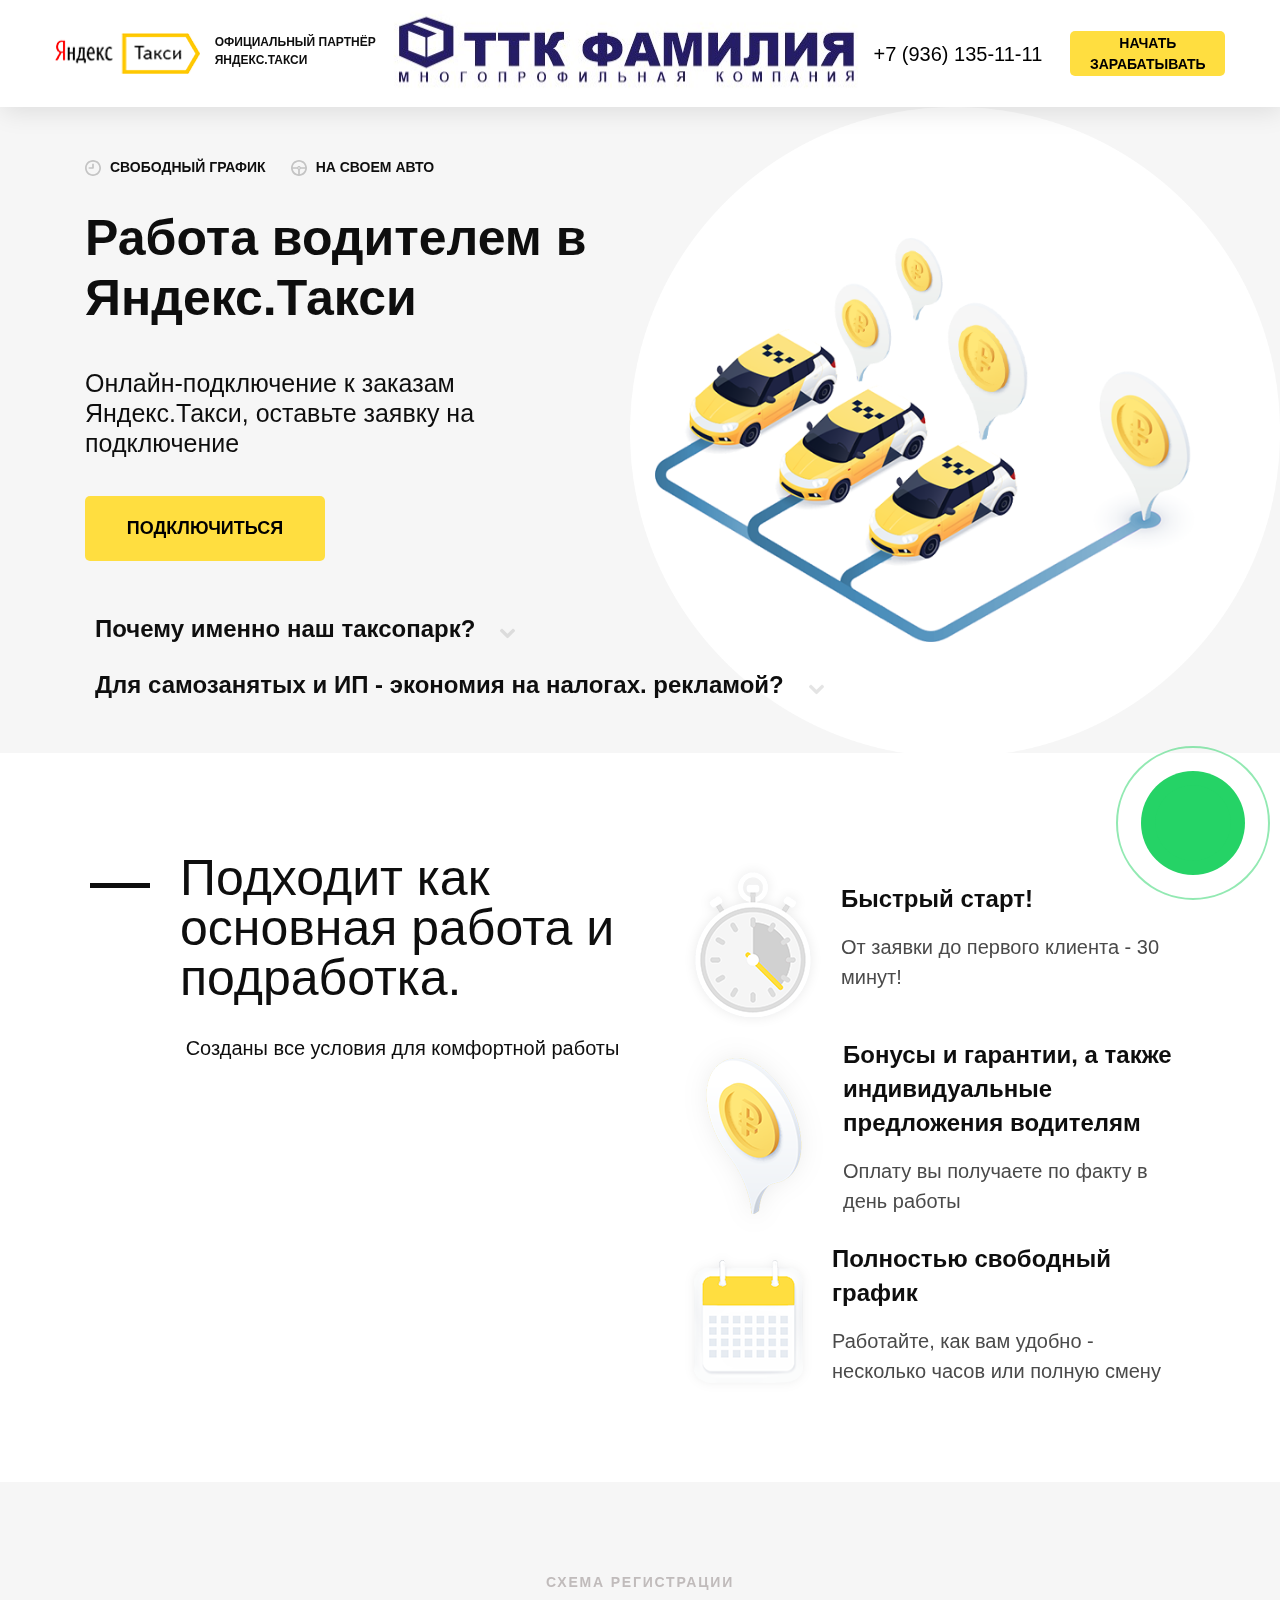
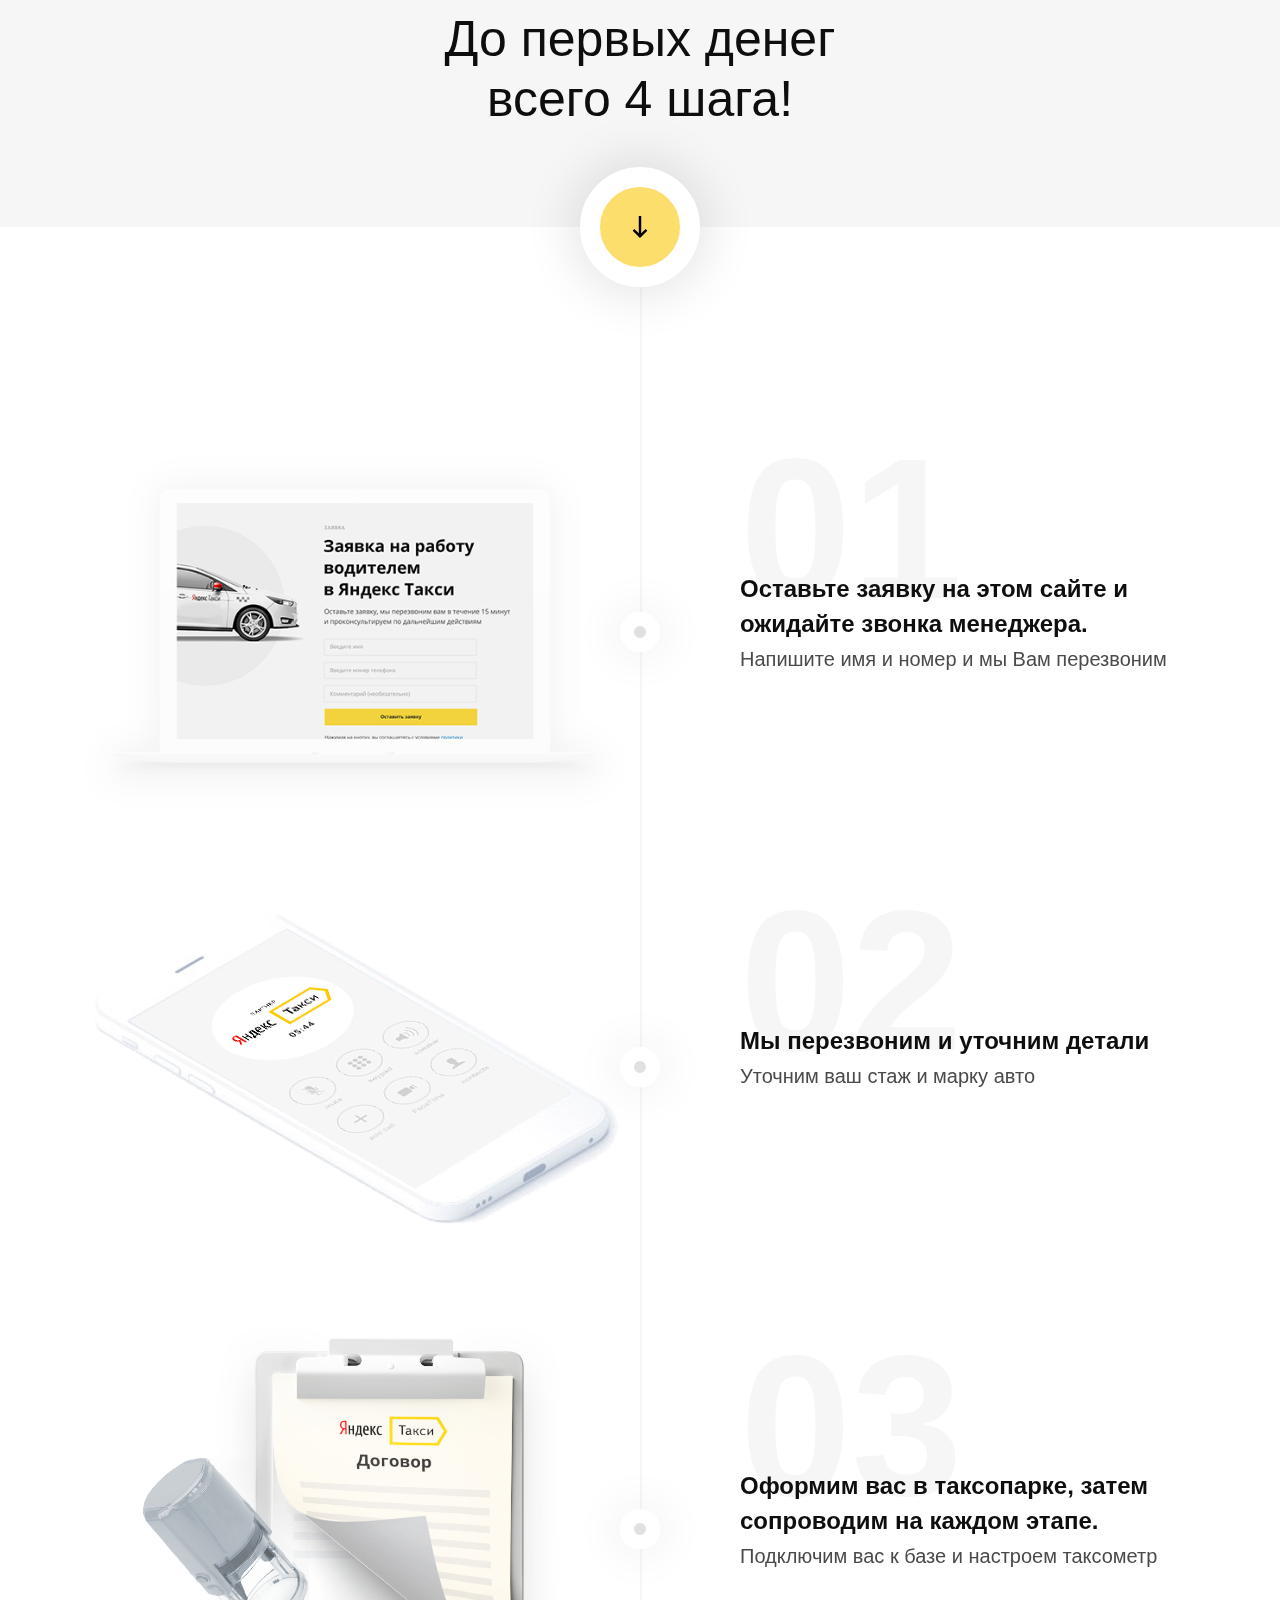
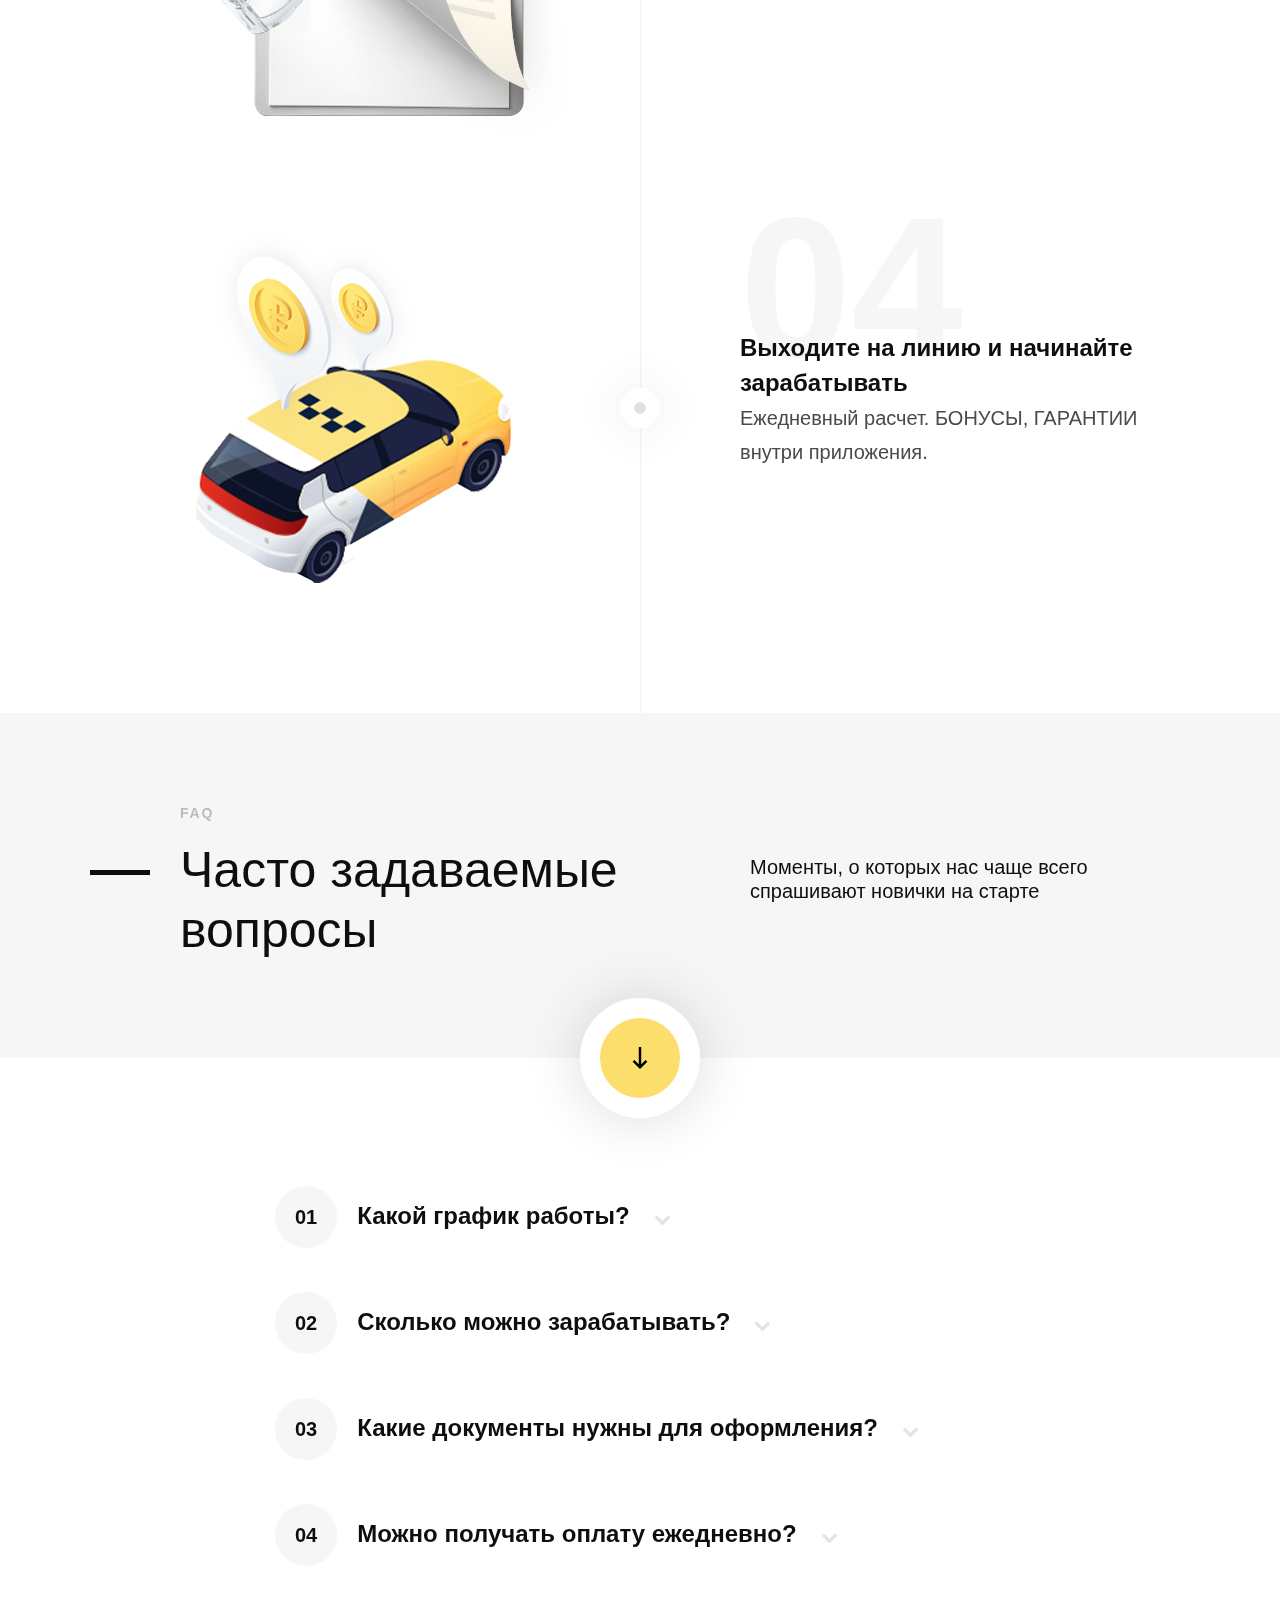
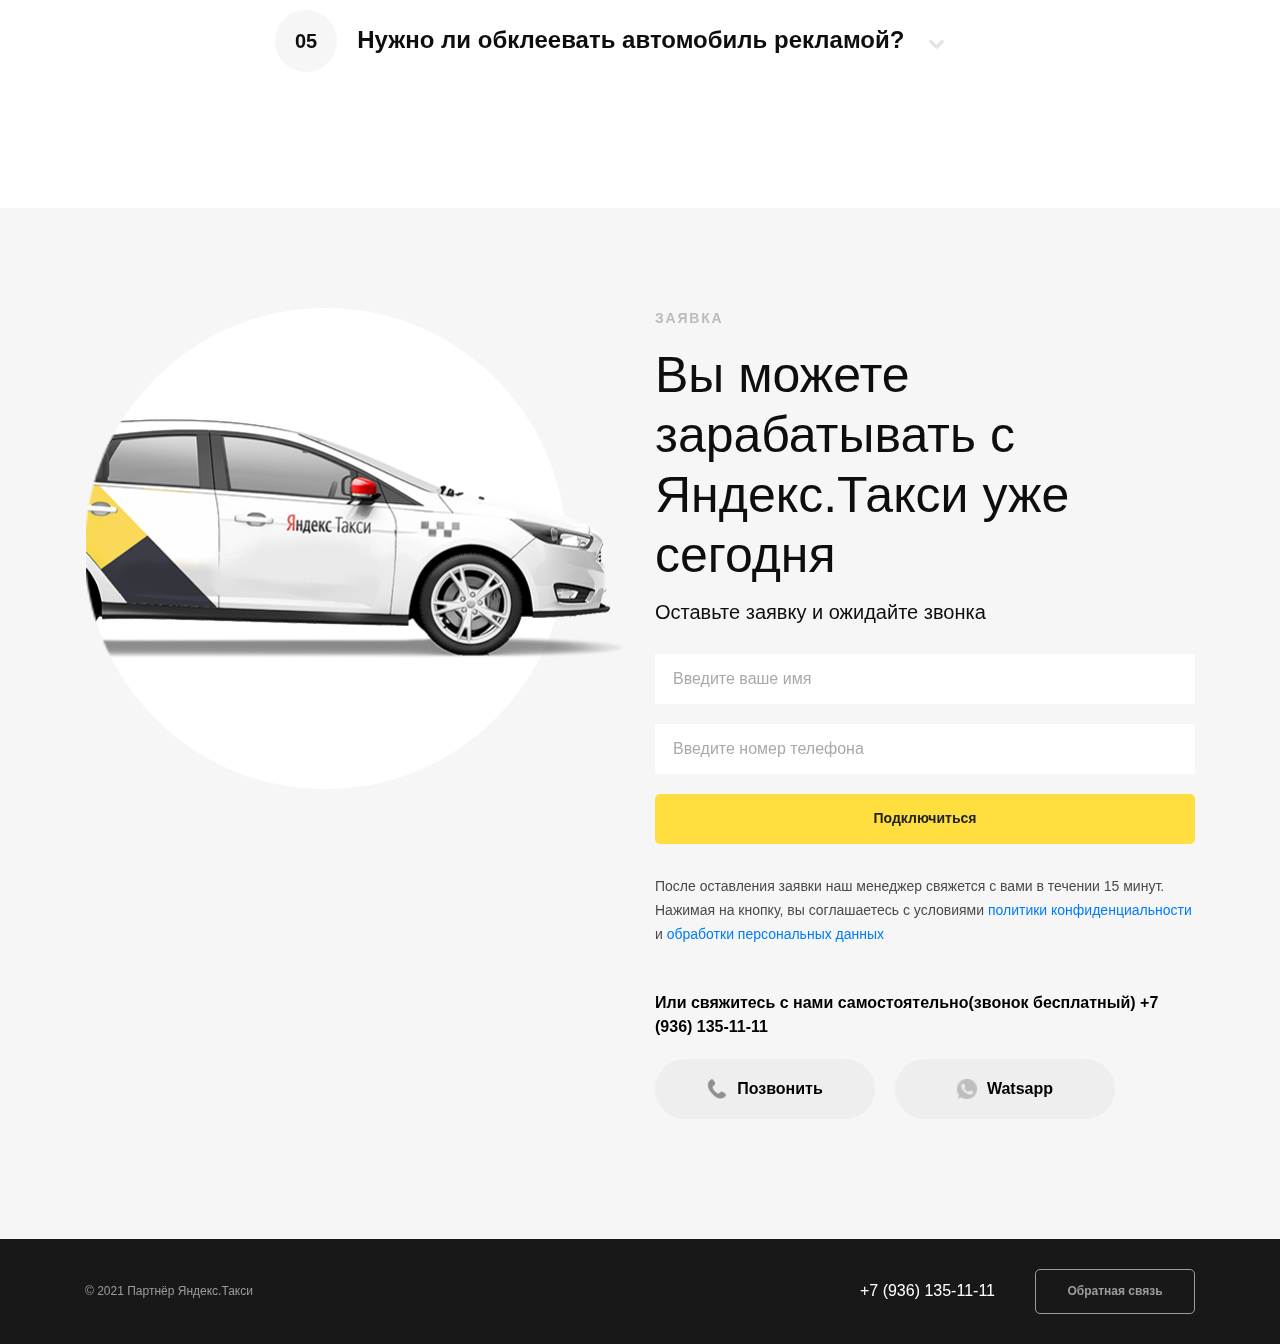
<file: index.html>
<!DOCTYPE html>
<html lang="en">

<head>
    <meta charset="UTF-8">
    <meta name="viewport" content="width=device-width, initial-scale=1">
    <link href="image/favicon.jpg" rel="shortcut icon" type="image/x-icon"/>
    <meta name="viewport" content="width=device-width, initial-scale=1">
    <title>Яндекс.Такси</title>
    <link rel="stylesheet" href="css/bootstrap.min.css">
    <link rel="stylesheet" href="css/style.css">
</head>
<body>
<header>
    <div class="container">

        <!--            <div class="row">-->
        <!--                <div class="col-6 col-xl-3 logo">-->
        <!--                    <img src="image/logo.png" alt="">-->
        <!--                    <p>ОФИЦИАЛЬНЫЙ ПАРТНЁР<br>ЯНДЕКС.ТАКСИ</p>-->
        <!--                    <p class="mob">Официальный федеральный<br> партнер Яндекс.Такси</p>-->
        <!--                </div>-->
        <!--                    -->
        <!--                <div class="col-6 offset-lg-1 col-lg-5 offset-xl-5 col-xl-4 contact">-->
        <!--                    <a href="tel:+79361351111">+7 (936) 135-11-11</a>-->
        <!--                    <button type="button" class="open-modal">НАЧАТЬ ЗАРАБАТЫВАТЬ</button>-->
        <!--                </div>-->
        <!--            </div>   -->
        <div class="mainRow">
            <div class="logo logo1">
                <img src="image/logo.png" alt="">
                <p>ОФИЦИАЛЬНЫЙ ПАРТНЁР<br>ЯНДЕКС.ТАКСИ</p>
                <p class="mob">Официальный федеральный<br> партнер Яндекс.Такси</p>
            </div>
            <div class="mainLogo" id="mainLogo">
                <img src="./image/logoMain.png"/>
            </div>
            <div class="contact contactMain">
                <a href="tel:+79361351111">+7 (936) 135-11-11</a>
                <button type="button" class="open-modal">НАЧАТЬ ЗАРАБАТЫВАТЬ</button>
            </div>
        </div>
    </div>
</header>

<section id="one">
    <img class="elips" src="image/elips.png" alt="">
    <div class="container">

        <div class="row">
            <div class="col-12 col-lg-6 col-xl-6">
                <div>
                    <p>Свободный график</p>
                    <p>на своем авто</p>
                </div>
                <h1>Работа водителем в Яндекс.Такси</h1>
                <h5>Онлайн-подключение к заказам Яндекс.Такси, оставьте заявку на подключение<br></h5>
                <button type="button" class="open-modal">ПОДКЛЮЧИТЬСЯ</button>
                <div class="accordion1" id="accordionExample1">
                    <div class="card1">
                        <a data-toggle="collapse" data-target="#collapse14">Почему именно наш таксопарк?</a>
                        <div id="collapse14" class="collapse collapse1" data-parent="#accordionExample1">
                            Текст_1
                        </div>
                    </div>
                    <div class="card1">
                        <a data-toggle="collapse" data-target="#collapse15">Для самозанятых и ИП - экономия на налогах.
                            рекламой?</a>
                        <div id="collapse15" class="collapse collapse1" data-parent="#accordionExample1">
                            Текст_2
                        </div>
                    </div>
                </div>

            </div>

            <div class="col-12 col-lg-6 col-xl-6 of-img">
                <center><img src="image/car.png" alt=""></center>
            </div>
        </div>
    </div>
</section>
<section id="two">
    <div class="container">
        <div class="row">
            <div class="offset-xl-1 col-12">
                <p class="silver"></p>
            </div>
            <div class="col-lg-6 offset-xl-1 col-xl-5">
                <h1 class="h1">Подходит как основная работа и подработка.<br></h1>
                <h5 class="text-center">Созданы все условия для комфортной работы</h5>
            </div>
            <div class="col-12 col-lg-6 col-xl-6">
                <div class="items">
                    <img src="image/time.png" alt="">
                    <div>
                        <p class="bold">Быстрый старт!</p>
                        <p>От заявки до первого клиента - 30 минут!</p>
                    </div>
                </div>
                <div class="items">
                    <img src="image/money.png" alt="">
                    <div>
                        <p class="bold">Бонусы и гарантии, а также индивидуальные предложения водителям</p>
                        <p>Оплату вы получаете по факту в день работы</p>
                    </div>
                </div>
                <div class="items">
                    <img src="image/date.png" alt="">
                    <div>
                        <p class="bold">Полностью свободный график</p>
                        <p>Работайте, как вам удобно - несколько часов или полную смену</p>
                    </div>
                </div>
            </div>
        </div>
    </div>
</section>
<section class="info">
    <div class="container">
        <div class="row">
            <p class="col-12 silver">схема регистрации</p>
            <h1 class="col-12 h1">До первых денег<br> всего 4 шага!</h1>
        </div>
    </div>
</section>

<section id="three">
    <div id="marker" class="polosa"><span></span></div>
    <div class="container">
        <div class="row">
            <div class="col-12 col-lg-6 col-xl-6 text-center"><img class="img-fluid" src="image/1.png" alt=""></div>
            <div class="col-12 col-lg-6 col-xl-6 info-text">
                <span class="elipse elipse-one"></span>
                <p><span>01</span><b>Оставьте заявку на этом сайте и ожидайте звонка менеджера.</b> <br>Напишите имя и
                    номер и мы Вам перезвоним</p>
            </div>
            <div class="col-12 col-lg-6 col-xl-6 text-center"><img class="img-fluid" src="image/2.png" alt=""></div>
            <div class="col-12 col-lg-6 col-xl-6 info-text">
                <span class="elipse elipse-two"></span>
                <p><span>02</span><b>Мы перезвоним и уточним детали</b> <br>Уточним ваш стаж и марку авто</p>
            </div>
            <div class="col-12 col-lg-6 col-xl-6 text-center"><img class="img-fluid" src="image/3.png" alt=""></div>
            <div class="col-12 col-lg-6 col-xl-6 info-text">
                <span class="elipse elipse-three"></span>
                <p><span>03</span><b>Оформим вас в таксопарке, затем сопроводим на каждом этапе.</b> <br>Подключим вас к
                    базе и настроем таксометр</p>
            </div>
            <div class="col-12 col-lg-6 col-xl-6 text-center"><img class="img-fluid" src="image/4.png" alt=""></div>
            <div class="col-12 col-lg-6 col-xl-6 info-text">
                <span class="elipse elipse-four"></span>
                <p><span>04</span><b>Выходите на линию и начинайте зарабатывать</b> <br>Ежедневный расчет. БОНУСЫ,
                    ГАРАНТИИ внутри приложения.</p>
            </div>
        </div>
    </div>
</section>


<section class="info">
    <div class="container">
        <div class="row">
            <div class="col-11 offset-xl-1">
                <p class="silver">faq</p>
            </div>
            <div class="col-lg-6 offset-xl-1 col-xl-5">
                <h1>Часто задаваемые вопросы</h1>
            </div>
            <div class="col-lg-6 col-xl-5 offset-xl-1">
                <h5>Моменты, о которых нас чаще всего спрашивают новички на старте</h5>
            </div>
        </div>
    </div>
</section>
<section id="four">
    <div class="container">
        <div class="row">
            <div class="col-12 offset-xl-2 col-xl-8 accordion" id="accordionExample">
                <div class="card">
                    <a data-toggle="collapse" data-target="#collapse1"><b>01</b>Какой график работы?</a>
                    <div id="collapse1" class="collapse" data-parent="#accordionExample">Вы сами выбираете когда и
                        сколько работать. График полностью свободный.
                    </div>
                </div>
                <div class="card">
                    <a data-toggle="collapse" data-target="#collapse2"><b>02</b>Сколько можно зарабатывать?</a>
                    <div id="collapse2" class="collapse" data-parent="#accordionExample">Средний заработок водителя в
                        Яндекс.Такси около&nbsp;4'000₽&nbsp;в день.&nbsp; Мы работаем над тем, чтобы наши водители
                        зарабатывали больше других. У нас есть много бонусов и преимуществ, таких как гарантированный
                        доход и персональные цели.
                    </div>
                </div>

                <div class="card">
                    <a data-toggle="collapse" data-target="#collapse3"><b>03</b>Какие документы нужны для
                        оформления?</a>
                    <div id="collapse3" class="collapse" data-parent="#accordionExample">Водительское удостоверение,
                        СТС.<br></div>
                </div>

                <div class="card">
                    <a data-toggle="collapse" data-target="#collapse4"><b>04</b>Можно получать оплату ежедневно?</a>
                    <div id="collapse4" class="collapse" data-parent="#accordionExample">Да, можно. Оставьте заявку на
                        этом сайте, и у вас будут моментальные выплаты на вашу карту.<br><br></div>
                </div>
                <div class="card">
                    <a data-toggle="collapse" data-target="#collapse5"><b>05</b>Нужно ли обклеевать автомобиль рекламой?</a>
                    <div id="collapse5" class="collapse" data-parent="#accordionExample">Нет, это делается только по
                        вашему желанию.
                    </div>
                </div>
            </div>
        </div>
    </div>
</section>


<section id="five">
    <div class="container">
        <div class="row">
            <div class="col-12 col-lg-6 col-xl-6">
                <img src="image/car-2.png" alt="">
            </div>
            <div class="col-12 col-lg-6 col-xl-6">
                <p class="silver">Заявка</p>
                <h1>Вы можете зарабатывать с Яндекс.Такси уже сегодня</h1>
                <h5>Оставьте заявку и ожидайте звонка</h5>
                <form action="send.php" method="post">
                    <input type="text" name="name" placeholder="Введите ваше имя" required>
                    <input type="text" name="phone" placeholder="Введите номер телефона" required>
                    <button type="submit">Подключиться</button>
                    <p class="pol">После оставления заявки наш менеджер свяжется с вами в течении 15 минут. Нажимая на
                        кнопку, вы соглашаетесь с условиями <a href="pol.html" target="_blank">политики
                            конфиденциальности</a> и <a href="pol.html" target="_blank">обработки персональных
                            данных</a></p>
                    <p class="cont">Или свяжитесь с нами самостоятельно(звонок бесплатный) <a href="tel:+79361351111">+7
                        (936) 135-11-11</a></p>
                    <div class="input">
                        <div>
                            <a class="phone" href="tel:+79361351111"><img src="image/phone.png" alt="">Позвонить</a>
                        </div>
                        <div>
                            <a class="watsapp" href="whatsapp://send?phone=79361351111"><img src="image/watsapp.png"
                                                                                             alt="">Watsapp</a>
                        </div>
                    </div>

                    <!--
                    <div class="input">
                        <div>
                            <a class="telegram" href="https://t.me/#"><img src="image/telegram.png" alt="">Telegram</a>
                        </div>
                    </div>
                    -->

                </form>


            </div>
        </div>
    </div>
</section>
<footer>
    <div class="container">
        <div class="row">
            <div class="col-12 col-sm-4 col-xl-6"><p>© 2021 Партнёр Яндекс.Такси</p></div>
            <div class="col-12 col-sm-8 col-xl-6"><a href="tel:+79361351111">+7 (936) 135-11-11</a>
                <p class="open-modal">Обратная связь</p></div>
        </div>
    </div>
</footer>
<div class="modal fade" id="modal" tabindex="-1" role="dialog" aria-labelledby="exampleModalLongTitle"
     aria-hidden="true">
    <div class="modal-dialog" role="document">
        <div class="modal-content">
            <div class="modal-body">
                <div class="container">
                    <div class="row">
                        <div class="col-12 col-md-6 col-lg-6 col-xl-6 one">
                            <p class="silver">Заявка</p>
                            <h1>Заявка <br></h1>
                        </div>
                        <div class="col-12 col-md-6 col-lg-6 col-xl-6 ">
                            <h5>Мы свяжемся с вами в течение 15 минут и все подробно расскажем</h5>
                            <form action="send.php" method="post">
                                <input type="text" name="name" placeholder="Введите ваше имя" required>
                                <input type="text" name="phone" placeholder="Введите номер телефона" required>
                                <button type="submit" class="send">Оставить заявку</button>
                                <p class="pol">Нажимая на кнопку, вы соглашаетесь с условиями <a href="pol.html"
                                                                                                 target="_blank">политики
                                    конфиденциальности</a> и <a href="pol.html" target="_blank">обработки персональных
                                    данных</a></p>
                                <p class="cont">Или свяжитесь с нами самостоятельно: <a href="tel:+79361351111">+7 (936)
                                    135-11-11</a></p>
                                <div class="input">
                                    <div>
                                        <a class="phone" href="tel:+79361351111"><img src="image/phone.png" alt="">Позвонить</a>
                                    </div>
                                    <div>
                                        <a class="watsapp" href="whatsapp://send?phone=79361351111"><img
                                                src="image/watsapp.png" alt="">Watsapp</a>
                                    </div>
                                </div>
                                <!--
                                <div class="input">
                                    <div>
                                         <a class="telegram" href="https://t.me/#"><img src="image/telegram.png" alt="">Telegram</a>
                                    </div>
                                </div>
                                -->
                            </form>
                        </div>
                        <span class="close" data-dismiss="modal" aria-label="Close"><img src="image/close.png"
                                                                                         alt=""></span>

                    </div>
                </div>
            </div>
        </div>
    </div>
</div>
</section>
<script src="js/jquery-3.2.1.js"></script>
<script src="js/jquery.maskedinput.min.js"></script>
<script src="js/bootstrap.min.js"></script>
<script src="js/main.js"></script>


<a href="whatsapp://send?phone=79361351111"
   id="wa__toggle">
    <div
            class="circlephone" style="transform-origin:
center;"></div>
    <div
            class="circle-fill" style="transform-origin:
center;"></div>
    <div
            class="img-circle" style="transform-origin: center;">
        <div
                class="img-circleblock" style="transform-origin:
center;"></div>
    </div>
</a>
<style
        type="text/css">
    #wa__toggle {
        bottom: 25px;
        right: 0px;
        position: fixed;
        z-index: 999;
    }

    .img-circle {
        background-color: #25D366;
        box-sizing: content-box;
        -webkit-box-sizing: content-box;
    }

    .circlephone {
        box-sizing: content-box;
        -webkit-box-sizing: content-box;
        border: 2px solid #25D366;
        width: 150px;
        height: 150px;
        bottom: -25px;
        right: 10px;
        position: absolute;
        -webkit-border-radius: 100%;
        -moz-border-radius: 100%;
        border-radius: 100%;
        opacity: .5;
        -webkit-animation: circle-anim 2.4s infinite ease-in-out !important;
        -moz-animation: circle-anim 2.4s infinite ease-in-out !important;
        -ms-animation: circle-anim 2.4s infinite ease-in-out !important;
        -o-animation: circle-anim 2.4s infinite ease-in-out !important;
        animation: circle-anim 2.4s infinite ease-in-out !important;
        -webkit-transition: all .5s;
        -moz-transition: all .5s;
        -o-transition: all .5s;
        transition: all 0.5s;
    }

    .circle-fill {
        box-sizing: content-box;
        -webkit-box-sizing: content-box;
        background-color: #25D366;
        width: 100px;
        height: 100px;
        bottom: 0px;
        right: 35px;
        position: absolute;
        -webkit-border-radius: 100%;
        -moz-border-radius: 100%;
        border-radius: 100%;
        border: 2px solid transparent;
        -webkit-animation: circle-fill-anim 2.3s infinite ease-in-out;
        -moz-animation: circle-fill-anim 2.3s infinite ease-in-out;
        -ms-animation: circle-fill-anim 2.3s infinite ease-in-out;
        -o-animation: circle-fill-anim 2.3s infinite ease-in-out;
        animation: circle-fill-anim 2.3s infinite ease-in-out;
        -webkit-transition: all .5s;
        -moz-transition: all .5s;
        -o-transition: all .5s;
        transition: all 0.5s;
    }

    .img-circle {
        box-sizing: content-box;
        -webkit-box-sizing: content-box;
        width: 72px;
        height: 72px;
        bottom: 14px;
        right: 49px;
        position: absolute;
        -webkit-border-radius: 100%;
        -moz-border-radius: 100%;
        border-radius: 100%;
        border: 2px solid transparent;
        opacity: .9;
    }

    .img-circleblock {
        box-sizing: content-box;
        -webkit-box-sizing: content-box;
        width: 72px;
        height: 72px;
        background-image: url(//ipic.su/img/img7/fs/logo.1589099168.png);
        background-position: center center;
        background-repeat: no-repeat;
        animation-name: tossing;
        -webkit-animation-name: tossing;
        animation-duration: 1.5s;
        -webkit-animation-duration: 1.5s;
        animation-iteration-count: infinite;
        -webkit-animation-iteration-count: infinite;
    }

    .img-circle:hover {
        opacity: 1;
    }

    @keyframes pulse {
        0% {
            transform: scale(0.9);
            opacity: 1;
        }
        50% {
            transform: scale(1);
            opacity: 1;
        }

        100% {
            transform: scale(0.9);
            opacity: 1;
        }
    }

    @-webkit-keyframes pulse {
        0% {
            -webkit-transform: scale(0.95);
            opacity: 1;
        }
        50% {
            -webkit-transform: scale(1);
            opacity: 1;
        }

        100% {
            -webkit-transform: scale(0.95);
            opacity: 1;
        }
    }

    @keyframes tossing {
        0% {
            transform: rotate(-8deg);
        }
        50% {
            transform: rotate(8deg);
        }
        100% {
            transform: rotate(-8deg);
        }
    }

    @-webkit-keyframes tossing {
        0% {
            -webkit-transform: rotate(-8deg);
        }
        50% {
            -webkit-transform: rotate(8deg);
        }
        100% {
            -webkit-transform: rotate(-8deg);
        }
    }

    @-moz-keyframes circle-anim {
        0% {
            -moz-transform: rotate(0deg) scale(0.5) skew(1deg);
            opacity: .1;
            -moz-opacity: .1;
            -webkit-opacity: .1;
            -o-opacity: .1;
        }
        30% {
            -moz-transform: rotate(0deg) scale(0.7) skew(1deg);
            opacity: .5;
            -moz-opacity: .5;
            -webkit-opacity: .5;
            -o-opacity: .5;
        }
        100% {
            -moz-transform: rotate(0deg) scale(1) skew(1deg);
            opacity: .6;
            -moz-opacity: .6;
            -webkit-opacity: .6;
            -o-opacity: .1;
        }
    }

    @-webkit-keyframes circle-anim {
        0% {
            -webkit-transform: rotate(0deg) scale(0.5) skew(1deg);
            -webkit-opacity: .1;
        }
        30% {
            -webkit-transform: rotate(0deg) scale(0.7) skew(1deg);
            -webkit-opacity: .5;
        }
        100% {
            -webkit-transform: rotate(0deg) scale(1) skew(1deg);
            -webkit-opacity: .1;
        }
    }

    @-o-keyframes circle-anim {
        0% {
            -o-transform: rotate(0deg) kscale(0.5) skew(1deg);
            -o-opacity: .1;
        }
        30% {
            -o-transform: rotate(0deg) scale(0.7) skew(1deg);
            -o-opacity: .5;
        }
        100% {
            -o-transform: rotate(0deg) scale(1) skew(1deg);
            -o-opacity: .1;
        }
    }

    @keyframes circle-anim {
        0% {
            transform: rotate(0deg) scale(0.5) skew(1deg);
            opacity: .1;
        }
        30% {
            transform: rotate(0deg) scale(0.7) skew(1deg);
            opacity: .5;
        }
        100% {
            transform: rotate(0deg) scale(1) skew(1deg);
            opacity: .1;
        }
    }

    @-moz-keyframes circle-fill-anim {
        0% {
            -moz-transform: rotate(0deg) scale(0.7) skew(1deg);
            opacity: .2;
        }
        50% {
            -moz-transform: rotate(0deg) -moz-scale(1) skew(1deg);
            opacity: .2;
        }
        100% {
            -moz-transform: rotate(0deg) scale(0.7) skew(1deg);
            opacity: .2;
        }
    }

    @-webkit-keyframes circle-fill-anim {
        0% {
            -webkit-transform: rotate(0deg) scale(0.7) skew(1deg);
            opacity: .2;
        }
        50% {
            -webkit-transform: rotate(0deg) scale(1) skew(1deg);
            opacity: .2;
        }
        100% {
            -webkit-transform: rotate(0deg) scale(0.7) skew(1deg);
            opacity: .2;
        }
    }

    @-o-keyframes circle-fill-anim {
        0% {
            -o-transform: rotate(0deg) scale(0.7) skew(1deg);
            opacity: .2;
        }
        50% {
            -o-transform: rotate(0deg) scale(1) skew(1deg);
            opacity: .2;
        }
        100% {
            -o-transform: rotate(0deg) scale(0.7) skew(1deg);
            opacity: .2;
        }
    }

    @keyframes circle-fill-anim {
        0% {
            transform: rotate(0deg) scale(0.7) skew(1deg);
            opacity: .2;
        }
        50% {
            transform: rotate(0deg) scale(1) skew(1deg);
            opacity: .2;
        }
        100% {
            transform: rotate(0deg) scale(0.7) skew(1deg);
            opacity: .2;
        }
    }
</style>
</body>
</html>
</file>
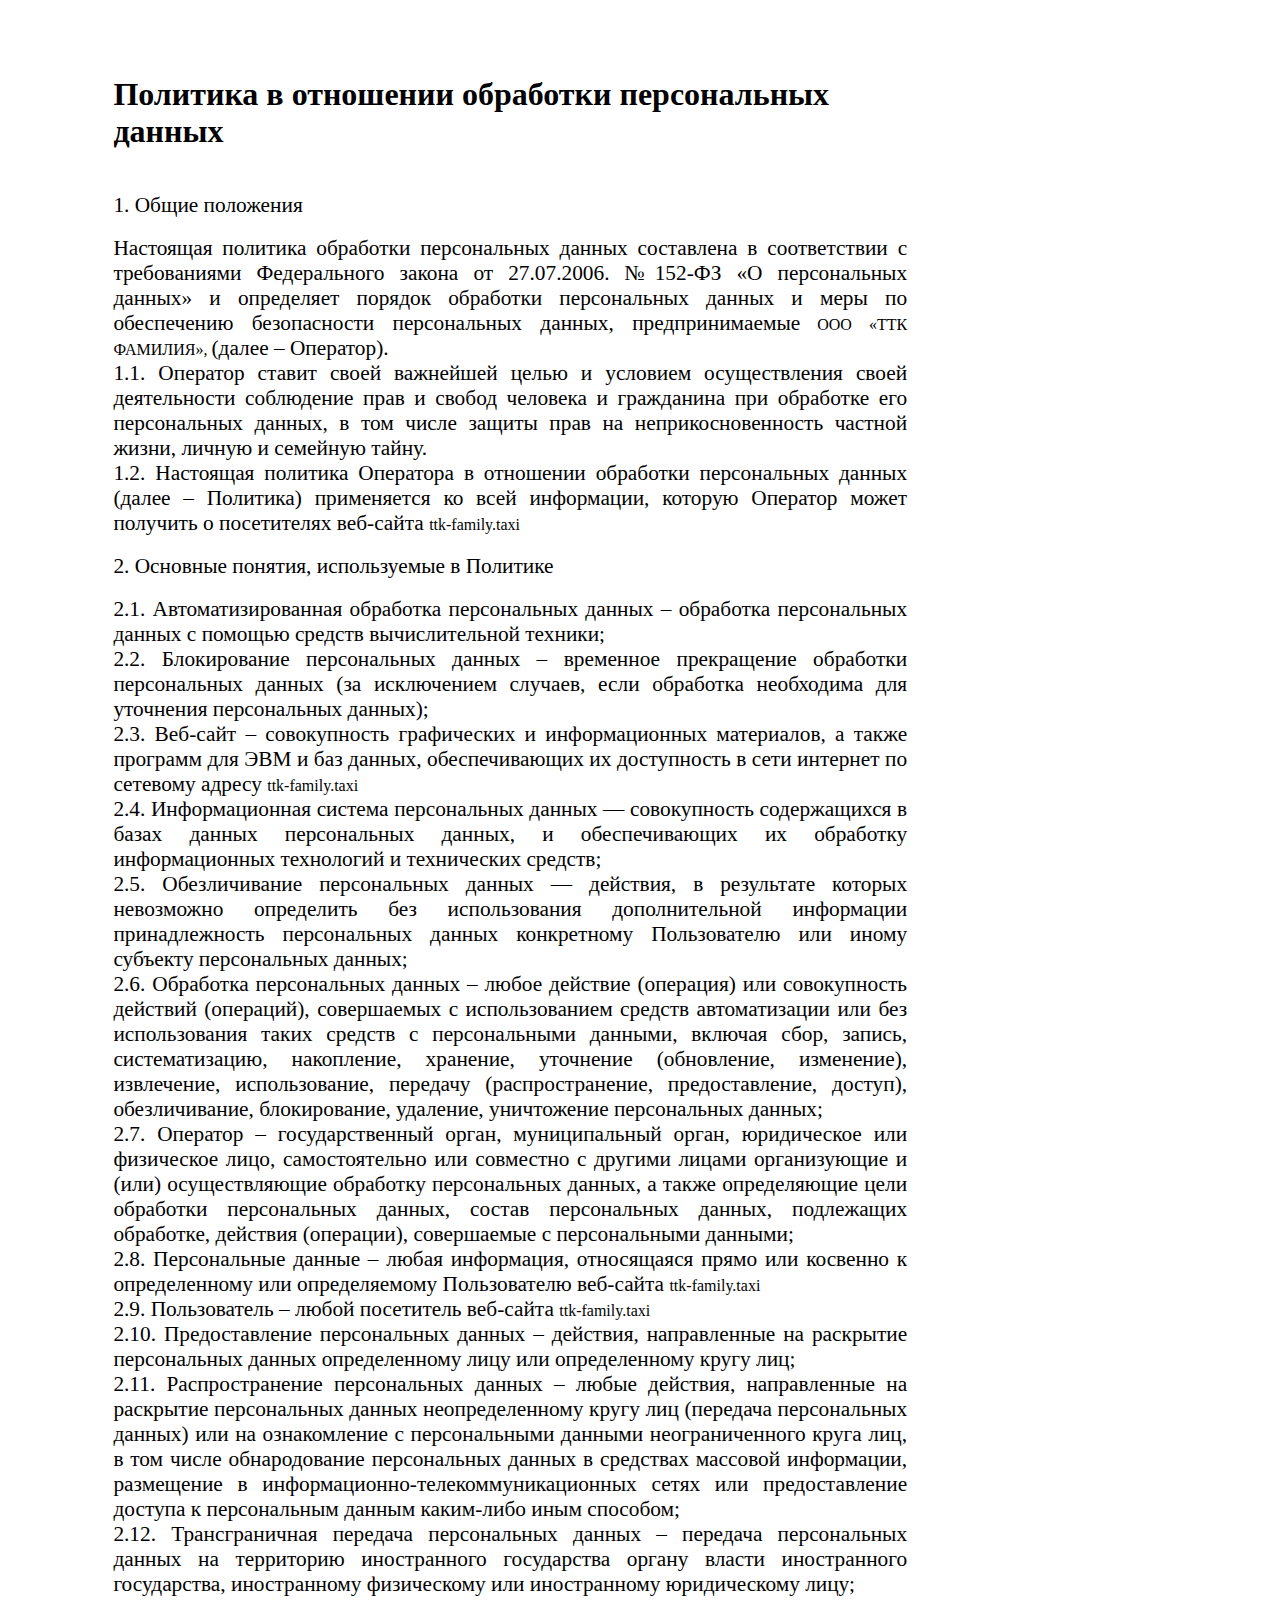
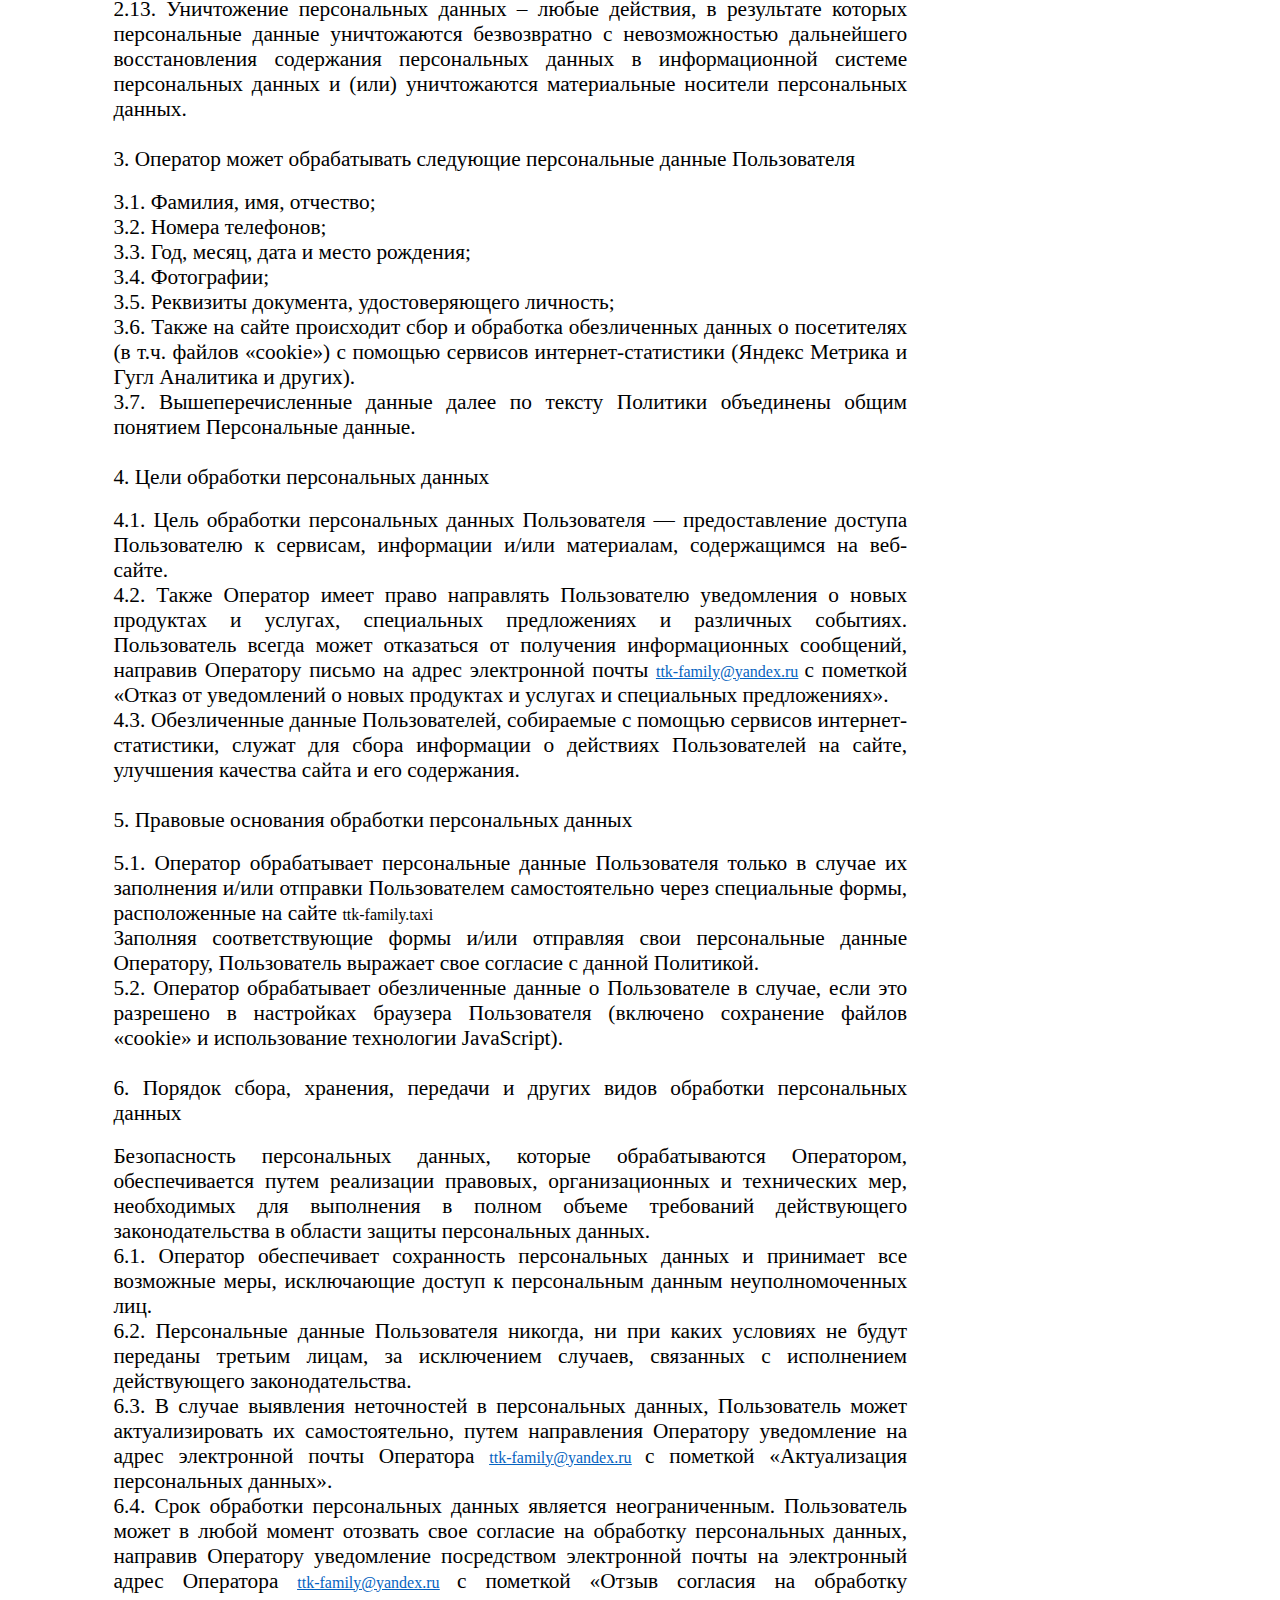
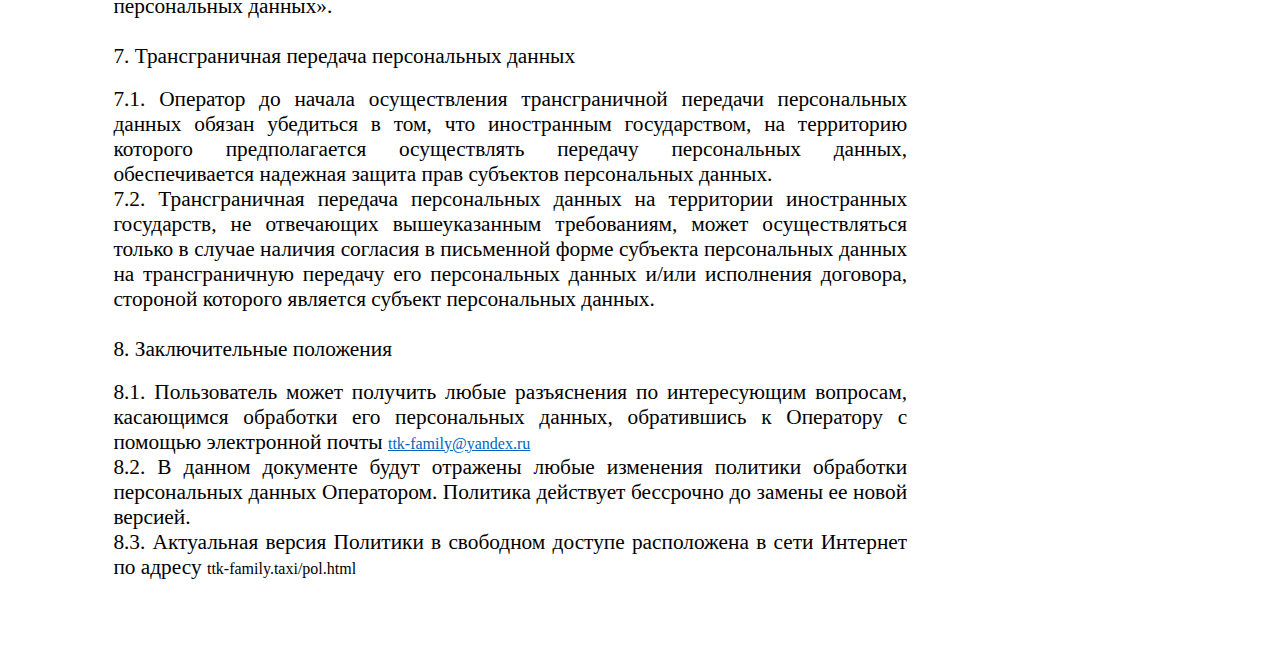
<file: pol.html>
<?xml version="1.0" encoding="UTF-8"?>
<!DOCTYPE html PUBLIC "-//W3C//DTD XHTML 1.1 plus MathML 2.0//EN" "http://www.w3.org/Math/DTD/mathml2/xhtml-math11-f.dtd"><html xmlns="http://www.w3.org/1999/xhtml" lang="en-US"><!--This file was converted to xhtml by LibreOffice - see https://cgit.freedesktop.org/libreoffice/core/tree/filter/source/xslt for the code.--><head profile="http://dublincore.org/documents/dcmi-terms/"><meta http-equiv="Content-Type" content="application/xhtml+xml; charset=utf-8"/>

<title xml:lang="ru-RU">Политика конфеденциальности и обработки персональных данных</title>

<meta name="DCTERMS.title" content="" xml:lang="en-US"/><meta name="DCTERMS.language" content="en-US" scheme="DCTERMS.RFC4646"/><meta name="DCTERMS.source" content="http://xml.openoffice.org/odf2xhtml"/><meta name="DCTERMS.creator" content="Microsoft Office User"/><meta name="DCTERMS.issued" content="2022-12-15T10:34:00" scheme="DCTERMS.W3CDTF"/><meta name="DCTERMS.contributor" content="Microsoft Office User"/><meta name="DCTERMS.modified" content="2022-12-15T10:34:00" scheme="DCTERMS.W3CDTF"/><meta name="xsl:vendor" content="libxslt"/><link rel="schema.DC" href="http://purl.org/dc/elements/1.1/" hreflang="en"/><link rel="schema.DCTERMS" href="http://purl.org/dc/terms/" hreflang="en"/><link rel="schema.DCTYPE" href="http://purl.org/dc/dcmitype/" hreflang="en"/><link rel="schema.DCAM" href="http://purl.org/dc/dcam/" hreflang="en"/>

<style>
    table { border-collapse:collapse; border-spacing:0; empty-cells:show }
    td, th { vertical-align:top; font-size:12pt;}
    h1, h2, h3, h4, h5, h6 { clear:both;}
    ol, ul { margin:0; padding:0;}
    li { list-style: none; margin:0; padding:0;}
    span.footnodeNumber { padding-right:1em; }
    span.annotation_style_by_filter { font-size:95%; font-family:Arial; background-color:#fff000;  margin:0; border:0; padding:0;  }
    span.heading_numbering { margin-right: 0.8rem; }* { margin:0;}
    .P1 { font-size:12pt; margin-bottom:0cm; margin-top:0cm; text-align:justify ! important; font-family:Calibri; writing-mode:horizontal-tb; direction:ltr; }
    .P2 { font-size:12pt; margin-bottom:0cm; margin-top:0cm; text-align:justify ! important; font-family:'Times New Roman'; writing-mode:horizontal-tb; direction:ltr; color:#4b4f58; }
    .Internet_20_link { color:#0563c1; text-decoration:underline; }
    .T1 { color:#000000; font-family:'Times New Roman'; font-size:16pt;align:center; }
    .T2 { font-family:'Times New Roman'; }
    .T3 { color:#000000; font-family:'Times New Roman'; }
    .T4 { color:#000000; font-family:'Times New Roman'; text-decoration:underline; }
    .T5 { color:#000000; font-family:'Times New Roman'; background-color:#ffffff; }
    /* ODF styles with no properties representable as CSS:
    .dp1  { } */
</style></head>

<body dir="ltr" style="max-width:21.001cm;margin-top:2cm; margin-bottom:2cm; margin-left:3cm; margin-right:1.499cm; ">
	<p class="P1">
	
	<h1>Политика в отношении обработки персональных данных</h1></p>
	
	<p class="P1"><span class="T1"> </span></p><p class="P2"> </p><p class="P1"><span class="T1">1. Общие положения</span></p><p class="P2"> </p><p class="P1"><span class="T1">Настоящая политика обработки персональных данных составлена в соответствии с требованиями Федерального закона от 27.07.2006. №152-ФЗ «О персональных данных» и определяет порядок обработки персональных данных и меры по обеспечению безопасности персональных данных, предпринимаемые</span><span class="T2"> ООО «ТТК ФАМИЛИЯ», </span><span class="T1">(далее – Оператор).</span></p><p class="P1"><span class="T1">1.1. Оператор ставит своей важнейшей целью и условием осуществления своей деятельности соблюдение прав и свобод человека и гражданина при обработке его персональных данных, в том числе защиты прав на неприкосновенность частной жизни, личную и семейную тайну.</span></p><p class="P1"><span class="T1">1.2. Настоящая политика Оператора в отношении обработки персональных данных (далее – Политика) применяется ко всей информации, которую Оператор может получить о посетителях веб-сайта </span><span class="T3">ttk-family.taxi<br/></span>
	<br>
	<span class="T1">2. Основные понятия, используемые в Политике</span></p>
	
	<p class="P2"> </p><p class="P1"><span class="T1">2.1. Автоматизированная обработка персональных данных – обработка персональных данных с помощью средств вычислительной техники;</span></p><p class="P1"><span class="T1">2.2. Блокирование персональных данных – временное прекращение обработки персональных данных (за исключением случаев, если обработка необходима для уточнения персональных данных);</span></p><p class="P1"><span class="T1">2.3. Веб-сайт – совокупность графических и информационных материалов, а также программ для ЭВМ и баз данных, обеспечивающих их доступность в сети интернет по сетевому адресу </span><span class="T3">ttk-family.taxi</span><span class="T4"><br/></span><span class="T1">2.4. Информационная система персональных данных — совокупность содержащихся в базах данных персональных данных, и обеспечивающих их обработку информационных технологий и технических средств;</span></p><p class="P1"><span class="T1">2.5. Обезличивание персональных данных — действия, в результате которых невозможно определить без использования дополнительной информации принадлежность персональных данных конкретному Пользователю или иному субъекту персональных данных;</span></p><p class="P1"><span class="T1">2.6. Обработка персональных данных – любое действие (операция) или совокупность действий (операций), совершаемых с использованием средств автоматизации или без использования таких средств с персональными данными, включая сбор, запись, систематизацию, накопление, хранение, уточнение (обновление, изменение), извлечение, использование, передачу (распространение, предоставление, доступ), обезличивание, блокирование, удаление, уничтожение персональных данных;</span><span class="T3"> </span></p><p class="P1"><span class="T1">2.7. Оператор – государственный орган, муниципальный орган, юридическое или физическое лицо, самостоятельно или совместно с другими лицами организующие и (или) осуществляющие обработку персональных данных, а также определяющие цели обработки персональных данных, состав персональных данных, подлежащих обработке, действия (операции), совершаемые с персональными данными;</span></p><p class="P1"><span class="T1">2.8. Персональные данные – любая информация, относящаяся прямо или косвенно к определенному или определяемому Пользователю веб-сайта </span><span class="T3">ttk-family.taxi</span><span class="T4"><br/></span><span class="T1">2.9. Пользователь – любой посетитель веб-сайта </span><span class="T3">ttk-family.taxi</span><span class="T4"><br/></span><span class="T1">2.10. Предоставление персональных данных – действия, направленные на раскрытие персональных данных определенному лицу или определенному кругу лиц;</span></p><p class="P1"><span class="T1">2.11. Распространение персональных данных – любые действия, направленные на раскрытие персональных данных неопределенному кругу лиц (передача персональных </span><span class="T1">данных) или на ознакомление с персональными данными неограниченного круга лиц, в том числе обнародование персональных данных в средствах массовой информации, размещение в информационно-телекоммуникационных сетях или предоставление доступа к персональным данным каким-либо иным способом;</span></p><p class="P1"><span class="T1">2.12. Трансграничная передача персональных данных – передача персональных данных на территорию иностранного государства органу власти иностранного государства, иностранному физическому или иностранному юридическому лицу;</span></p><p class="P1"><span class="T1">2.13. Уничтожение персональных данных – любые действия, в результате которых персональные данные уничтожаются безвозвратно с невозможностью дальнейшего восстановления содержания персональных данных в информационной системе персональных данных и (или) уничтожаются материальные носители персональных данных.</span></p><p class="P1"><span class="T1"> </span></p><p class="P1"><span class="T1">3. Оператор может обрабатывать следующие персональные данные Пользователя</span></p><p class="P2"> </p><p class="P1"><span class="T1">3.1. Фамилия, имя, отчество;</span></p><p class="P1"><span class="T1">3.2. Номера телефонов;</span></p><p class="P1"><span class="T1">3.3. Год, месяц, дата и место рождения;</span></p><p class="P1"><span class="T1">3.4. Фотографии;</span></p><p class="P1"><span class="T1">3.5. Реквизиты документа, удостоверяющего личность;</span></p><p class="P1"><span class="T1">3.6. Также на сайте происходит сбор и обработка обезличенных данных о посетителях (в т.ч. файлов «cookie») с помощью сервисов интернет-статистики (Яндекс Метрика и Гугл Аналитика и других).</span></p><p class="P1"><span class="T1">3.7. Вышеперечисленные данные далее по тексту Политики объединены общим понятием Персональные данные.</span></p><p class="P1"><span class="T1"> </span></p><p class="P1"><span class="T1">4. Цели обработки персональных данных</span></p><p class="P2"> </p><p class="P1"><span class="T1">4.1. Цель обработки персональных данных Пользователя — предоставление доступа Пользователю к сервисам, информации и/или материалам, содержащимся на веб-сайте.</span></p><p class="P1"><span class="T1">4.2. Также Оператор имеет право направлять Пользователю уведомления о новых продуктах и услугах, специальных предложениях и различных событиях. Пользователь всегда может отказаться от получения информационных сообщений, направив Оператору письмо на адрес электронной почты </span><a href="mailto:ttk-family@yandex.ru" class="Internet_20_link"><span class="Internet_20_link"><span class="T2">ttk-family@yandex.ru</span></span></a><span class="T3"> </span><span class="T1">с пометкой «Отказ от уведомлений о новых продуктах и услугах и специальных предложениях».</span></p><p class="P1"><span class="T1">4.3. Обезличенные данные Пользователей, собираемые с помощью сервисов интернет-статистики, служат для сбора информации о действиях Пользователей на сайте, улучшения качества сайта и его содержания.</span></p><p class="P1"><span class="T1"> </span></p><p class="P1"><span class="T1">5. Правовые основания обработки персональных данных</span></p><p class="P2"> </p><p class="P1"><span class="T1">5.1. Оператор обрабатывает персональные данные Пользователя только в случае их заполнения и/или отправки Пользователем самостоятельно через специальные формы, расположенные на сайте </span><span class="T3">ttk-family.taxi</span><span class="T4"><br/></span><span class="T1">Заполняя соответствующие формы и/или отправляя свои персональные данные Оператору, Пользователь выражает свое согласие с данной Политикой.</span></p><p class="P1"><span class="T1">5.2. Оператор обрабатывает обезличенные данные о Пользователе в случае, если это разрешено в настройках браузера Пользователя (включено сохранение файлов «cookie» и использование технологии JavaScript).</span></p><p class="P1"><span class="T1"> </span></p><p class="P1"><span class="T1">6. Порядок сбора, хранения, передачи и других видов обработки персональных данных</span></p><p class="P2"> </p><p class="P1"><span class="T1">Безопасность персональных данных, которые обрабатываются Оператором, обеспечивается путем реализации правовых, организационных и технических мер, необходимых для выполнения в полном объеме требований действующего законодательства в области защиты персональных данных.</span></p><p class="P1"><span class="T1">6.1. Оператор обеспечивает сохранность персональных данных и принимает все возможные меры, исключающие доступ к персональным данным неуполномоченных лиц.</span></p><p class="P1"><span class="T1">6.2. Персональные данные Пользователя никогда, ни при каких условиях не будут переданы третьим лицам, за исключением случаев, связанных с исполнением действующего законодательства.</span></p><p class="P1"><span class="T1">6.3. В случае выявления неточностей в персональных данных, Пользователь может актуализировать их самостоятельно, путем направления Оператору уведомление на адрес электронной почты Оператора </span><a href="mailto:ttk-family@yandex.ru" class="Internet_20_link"><span class="Internet_20_link"><span class="T2">ttk-family@yandex.ru</span></span></a><span class="T3"> </span><span class="T1">с пометкой «Актуализация персональных данных».</span></p><p class="P1"><span class="T1">6.4. Срок обработки персональных данных является неограниченным. Пользователь может в любой момент отозвать свое согласие на обработку персональных данных, направив Оператору уведомление посредством электронной почты на электронный адрес Оператора </span><a href="mailto:ttk-family@yandex.ru" class="Internet_20_link"><span class="Internet_20_link"><span class="T2">ttk-family@yandex.ru</span></span></a><span class="T3"> </span><span class="T1">с пометкой «Отзыв согласия на обработку персональных данных».</span></p><p class="P1"><span class="T1"> </span></p><p class="P1"><span class="T1">7. Трансграничная передача персональных данных</span></p><p class="P2"> </p><p class="P1"><span class="T1">7.1. Оператор до начала осуществления трансграничной передачи персональных данных обязан убедиться в том, что иностранным государством, на территорию которого предполагается осуществлять передачу персональных данных, обеспечивается надежная защита прав субъектов персональных данных.</span></p><p class="P1"><span class="T1">7.2. Трансграничная передача персональных данных на территории иностранных государств, не отвечающих вышеуказанным требованиям, может осуществляться только в случае наличия согласия в письменной форме субъекта персональных данных на трансграничную передачу его персональных данных и/или исполнения договора, стороной которого является субъект персональных данных.</span></p><p class="P1"><span class="T1"> </span></p><p class="P1"><span class="T1">8. Заключительные положения</span></p><p class="P2"> </p><p class="P1"><span class="T1">8.1. Пользователь может получить любые разъяснения по интересующим вопросам, касающимся обработки его персональных данных, обратившись к Оператору с помощью электронной почты </span><a href="mailto:ttk-family@yandex.ru" class="Internet_20_link"><span class="Internet_20_link"><span class="T2">ttk-family@yandex.ru</span></span></a><span class="T3"><br/></span><span class="T1">8.2. В данном документе будут отражены любые изменения политики обработки персональных данных Оператором. Политика действует бессрочно до замены ее новой версией.</span></p><p class="P1"><span class="T1">8.3. Актуальная версия Политики в свободном доступе расположена в сети Интернет по адресу </span><span class="T3">ttk-family.taxi</span><span class="T5">/pol.html</span></p></body></html>
</file>
<file: css/style.css>
@import url("https://fonts.googleapis.com/css?family=Open+Sans:300,300i,400,400i,600,600i,700,700i,800,800i&amp;subset=cyrillic");

body {
    font-weight: 400;
    color: #0e0e0e;
}
.img1 {
  max-width: 100%;
}
.mob {
    display: none;
}

.accordion1 .collapse1 {
    color: #4a4a4a;
    padding-left: 5px;
    margin-top: 10px;
    font-size: 20px;
    max-width: 700px;
}

.accordion1 {
    display: flex;
    flex-direction: column;
    gap: 20px;
    min-width: 310px;
    margin-bottom: 50px;
    padding-left: 10px;
    inline-size: max-content;
}

/*.card1 a {*/
/*  font-size: 25px;*/
/*  font-weight: bold;*/
/*  cursor: pointer;*/
/*}*/

.card1 {
    border: none;
    display: block;
}

.card1 .rotate:after {
    -webkit-transform: rotate(-180deg);
    transform: rotate(-180deg);
}

.card1 a {
    z-index: 1;
    cursor: pointer;
    font-weight: bold;
    font-size: 24px;
    margin-top: 70px;
    height: 60px;
    position: relative;
}

.card1 a:after {
    -webkit-transition: 0.3s;
    transition: 0.3s;
    opacity: 0.1;
    position: absolute;
    content: "";
    right: -40px;
    top: 11px;
    width: 15px;
    height: 15px;
    background-image: url(../image/icons/011-down.svg);
    background-size: cover;
}

.card1 > div {
    margin-top: 15px;
    color: #4a4a4a;
    font-size: 20px;
}

.mainRow {
    display: -ms-flexbox;
    display: flex;
    -ms-flex-wrap: wrap;
    justify-content: space-around;
    align-items: center;
    flex-wrap: wrap;
    margin-right: -33px;
    margin-left: -33px;
}

.accordion1 {
    margin-top: 31px;
}


.contactMain {
    display: flex;
    gap: 28px;
    order: 3;
}


.logo1 {
    order: 1;
}

.mainLogo {
    order: 2;
}

@media (max-width: 320px) {
    .mainRow {
        padding: 0 32px;
    }

}


.silver {
    font-weight: bold;
    font-size: 14px;
    color: #c0bbbb;
    text-transform: uppercase;
    letter-spacing: 1.8px;
}

.h1 {
    font-size: 50px;
    font-weight: 500;
}

.input {
    display: -webkit-box;
    display: -ms-flexbox;
    display: flex;
}

.input .phone:hover {
    background-color: rgba(255, 222, 64, 0.3);
}

.input .watsapp:hover {
    background-color: rgba(24, 157, 14, 0.15);
}

.input .viber:hover {
    background-color: rgba(112, 70, 147, 0.25);
}

.input .telegram:hover {
    background-color: rgba(48, 165, 215, 0.15);
}

.input a {
    color: #000;
    -webkit-transition: 0.2s;
    transition: 0.2s;
    display: -webkit-box;
    display: -ms-flexbox;
    display: flex;
    -webkit-box-align: center;
    -ms-flex-align: center;
    align-items: center;
    -webkit-box-pack: center;
    -ms-flex-pack: center;
    justify-content: center;
    font-weight: bold;
    font-size: 16px;
    margin: 0px 20px 20px 0px;
    width: 220px;
    cursor: pointer;
    height: 60px;
    border-radius: 100px;
    background-color: #eeeeee;
}

.input a:hover {
    text-decoration: none;
}

.input a:hover > img {
    opacity: 1;
    -webkit-filter: grayscale(0%);
    filter: grayscale(0%);
}

.input a img {
    -webkit-transition: 0.3s;
    transition: 0.3s;
    opacity: 0.4;
    -webkit-filter: grayscale(100%);
    filter: grayscale(100%);
    width: 20px !important;
    margin-right: 10px;
}

header {
    background-color: #fff;
    -webkit-box-shadow: 2px 5px 24px 0px rgba(0, 0, 0, 0.1);
    box-shadow: 2px 5px 24px 0px rgba(0, 0, 0, 0.1);
    padding: 10px 0;
    position: relative;
    z-index: 10;
}

header .logo {
    display: -moz-flex;
    display: -ms-flex;
    display: -o-flex;
    display: -webkit-box;
    display: -ms-flexbox;

    -webkit-box-align: center;
    -ms-flex-align: center;
    align-items: center;
}

header .logo img {
    width: 145px;
}

header .logo p {
    font-size: 12px;
    margin-bottom: 5px;
    margin-left: 15px;
    font-weight: 600;
}

header .contact {
    display: -moz-flex;
    display: -ms-flex;
    display: -o-flex;
    display: -webkit-box;
    display: -ms-flexbox;
    display: flex;
    -webkit-box-pack: justify;
    -ms-flex-pack: justify;
    justify-content: space-between;
    -webkit-box-align: center;
    -ms-flex-align: center;
    align-items: center;
}

header .contact a, header .contact a:hover {
    font-size: 20px;
    cursor: pointer;
    color: #000;
    text-decoration: none;
}

header .contact button {
    cursor: pointer;
    font-weight: bold;
    font-size: 14px;
    width: 155px;
    height: 45px;
    border-radius: 5px;
    background-color: #ffde40;
    border: none;
}

#one {
    background-color: #f6f6f6;
    position: relative;
    /*height: 700px;*/
}

#one .elips {
    position: absolute;
    right: 0;
    top: 0;
    width: 650px;
}

#one .col-xl-6 > div {
    margin-top: 50px;
    display: -moz-flex;
    display: -ms-flex;
    display: -o-flex;
    display: -webkit-box;
    display: -ms-flexbox;
    display: flex;
}

#one .col-xl-6 > div p {
    font-size: 14px;
    font-weight: bold;
    text-transform: uppercase;
    margin: 0 25px;
    position: relative;
}

#one .col-xl-6 > div p:nth-child(1):after {
    position: absolute;
    content: "";
    background-image: url(../image/icons/008-clock.svg);
    left: -25px;
    top: 3px;
    width: 16px;
    height: 16px;
    opacity: 0.2;
    background-size: cover;
}

#one .col-xl-6 > div p:nth-child(2):after {
    position: absolute;
    content: "";
    background-image: url(../image/icons/009-wheel.svg);
    left: -25px;
    top: 3px;
    width: 16px;
    height: 16px;
    opacity: 0.2;
    background-size: cover;
}

#one .col-xl-6 h1 {
    font-size: 50px;
    font-weight: 600;
    margin-top: 30px;
    margin-bottom: 40px;
}

#one .col-xl-6 h5 {
    font-size: 25px;
    font-weight: 400;
}

#one .col-xl-6 button {
    margin-top: 30px;
    cursor: pointer;
    font-weight: bold;
    font-size: 18px;
    width: 240px;
    height: 65px;
    border-radius: 5px;
    background-color: #ffde40;
    border: none;
}

#one .of-img {
    margin-top: 130px;
}

#one .of-img img {
    width: 100%;
}

#two {
    background-color: #fff;
    padding-bottom: 80px;
}

#two .silver {
    margin-top: 100px;
    margin-bottom: 30px;
}

#two h1 {
    position: relative;
    line-height: 50px;
}

#two h1:after {
    position: absolute;
    left: -90px;
    top: 30px;
    content: "";
    width: 60px;
    height: 5px;
    background-color: #0e0e0e;
}

#two h5 {
    margin-top: 30px;
    font-size: 20px;
    line-height: 30px;
}

#two .items {
    margin-left: 30px;
    display: -webkit-box;
    display: -ms-flexbox;
    display: flex;
    -webkit-box-align: center;
    -ms-flex-align: center;
    align-items: center;
    margin-top: 10px;
}

#two .items > div {
    margin-left: 20px;
    width: 360px;
}

#two .items > div p {
    color: #4a4a4a;
    font-size: 20px;
    line-height: 30px;
}

#two .items > div .bold {
    color: #0e0e0e;
    font-weight: bold;
    font-size: 24px;
    line-height: 34px;
}

.info {
    background-color: #f6f6f6;
    padding: 90px 0;
    position: relative;
}

.info:after {
    position: absolute;
    content: "";
    bottom: -60px;
    right: 50%;
    margin-right: -60px;
    width: 120px;
    height: 120px;
    border-radius: 50%;
    background-color: #fcde6d;
    background-image: url(../image/icons/001-back.svg);
    background-size: 22px;
    background-repeat: no-repeat;
    background-position: center center;
    -webkit-transform: rotate(-90deg);
    transform: rotate(-90deg);
    border: 20px solid #fff;
    -webkit-box-shadow: 0px 0px 49px 9px rgba(0, 0, 0, 0.1);
    box-shadow: 0px 0px 49px 9px rgba(0, 0, 0, 0.1);
}

.info p {
    text-align: center;
}

.info h1 {
    text-align: center;
}

#three {
    position: relative;
    padding: 130px 0;
}

#three .polosa {
    position: absolute;
    content: "";
    height: 100%;
    width: 2px;
    left: 50%;
    top: 0;
    z-index: -10;
    margin-left: 0px;
    background-color: #f6f6f6;
}

#three .polosa span {
    z-index: -5;
    background-color: #d2d2d2;
    position: fixed;
    top: 0%;
    width: 2px;
    height: 50vh;
    left: 50%;
    margin-left: 0px;
}

#three .col-xl-6 {
    margin-top: 100px;
}

#three .info-text {
    display: -webkit-box;
    display: -ms-flexbox;
    display: flex;
    -webkit-box-align: center;
    -ms-flex-align: center;
    align-items: center;
    padding-left: 100px;
    position: relative;
}

#three .info-text .elipse {
    content: "";
    width: 40px;
    height: 40px;
    background-color: #e1e1e1;
    border-radius: 50%;
    left: -20px;
    top: 50%;
    margin-top: -20px;
    position: absolute;
    border: 14px solid #fff;
    -webkit-box-shadow: 0px 0px 50px 0px rgba(0, 0, 0, 0.1);
    box-shadow: 0px 0px 50px 0px rgba(0, 0, 0, 0.1);
}

#three .info-text .elipse-active {
    background-color: #fcde6d;
}

#three .info-text p {
    z-index: 10;
    position: relative;
    color: #4a4a4a;
    font-size: 20px;
    line-height: 34px;
}

#three .info-text p b {
    color: #0e0e0e;
    font-weight: bold;
    font-size: 24px;
}

#three .info-text span {
    z-index: -1;
    position: absolute;
    font-weight: bold;
    font-size: 200px;
    color: #f6f6f6;
    left: 0;
    top: -60px;
}

.info .col-11 .silver {
    text-align: left;
}

.info .col-xl-5 h1 {
    position: relative;
    font-size: 50px;
    text-align: left;
}

.info .col-xl-5 h1:after {
    position: absolute;
    left: -90px;
    top: 30px;
    content: "";
    width: 60px;
    height: 5px;
    background-color: #0e0e0e;
}

.info .col-xl-5 h5 {
    margin-top: 15px;
    font-size: 20px;
}

#four {
    background-color: #fff;
    padding: 140px 0 80px;
}

#four .card {
    border: none;
    display: block;
    margin-bottom: 70px;
}

#four .card .rotate:after {
    -webkit-transform: rotate(-180deg);
    transform: rotate(-180deg);
}

#four .card a {
    cursor: pointer;
    font-weight: bold;
    font-size: 24px;
    margin-top: 70px;
    height: 60px;
    position: relative;
}

#four .card a:after {
    -webkit-transition: 0.3s;
    transition: 0.3s;
    opacity: 0.1;
    position: absolute;
    content: "";
    right: -40px;
    top: 11px;
    width: 15px;
    height: 15px;
    background-image: url(../image/icons/011-down.svg);
    background-size: cover;
}

#four .card a b {
    font-size: 20px;
    margin-right: 20px;
    padding: 20px;
    border-radius: 50%;
    background-color: #f6f6f6;
}

#four .card > div {
    margin-top: 15px;
    color: #4a4a4a;
    font-size: 20px;
    margin-left: 85px;
}

#four1.visible {
    margin-top: 31px;
    height: 550px;
}

#four1 {
    transition: margin-top ease-in-out .5s, height ease-in-out 0.5s;
    height: 0;
}

#four1 .card {
    border: none;
    display: block;
    margin-bottom: 70px;
}

#four1 .card .rotate:after {
    -webkit-transform: rotate(-180deg);
    transform: rotate(-180deg);
}

#four1 .card a {
    cursor: pointer;
    font-weight: bold;
    font-size: 24px;
    margin-top: 70px;
    height: 60px;
    position: relative;
}

#four1 .card a:after {
    -webkit-transition: 0.3s;
    transition: 0.3s;
    opacity: 0.1;
    position: absolute;
    content: "";
    right: -40px;
    top: 11px;
    width: 15px;
    height: 15px;
    background-image: url(../image/icons/011-down.svg);
    background-size: cover;
}

#four1 .card a b {
    font-size: 20px;
    margin-right: 20px;
    padding: 20px;
    border-radius: 50%;
    background-color: #f6f6f6;
}

#four1 .card > div {
    margin-top: 15px;
    color: #4a4a4a;
    font-size: 20px;
    margin-left: 85px;
}

#five {
    background-color: #f6f6f6;
    padding: 100px 0;
}

#five h1 {
    position: relative;
    font-size: 50px;
    text-align: left;
}

#five h5 {
    margin-top: 15px;
    font-size: 20px;
    margin-bottom: 10px;
}

#five input {
    width: 100%;
    height: 50px;
    border: none;
    margin-top: 20px;
    padding-left: 18px;
}

#five input::-webkit-input-placeholder {
    font-size: 16px;
    color: #a9a9a9;
    margin-left: 10px;
}

#five button {
    color: #222222;
    margin-top: 20px;
    cursor: pointer;
    font-weight: bold;
    font-size: 14px;
    width: 100%;
    height: 50px;
    border-radius: 5px;
    background-color: #ffde40;
    border: none;
}

#five .pol {
    margin-top: 30px;
    line-height: 24px;
    font-size: 14px;
    color: #4a4a4a;
}

#five .cont {
    margin-top: 45px;
    margin-bottom: 20px;
    font-weight: bold;
    font-size: 16px;
    color: #000;
}

#five .cont > a, #five .cont > a:hover {
    color: #000;
    text-decoration: none;
    cursor: pointer;
}

#five img {
    width: 100%;
}

#five .input {
    display: -webkit-box;
    display: -ms-flexbox;
    display: flex;
}

footer {
    padding: 30px 0;
    background-color: #181818;
}

footer .col-xl-6 {
    -webkit-box-align: center;
    -ms-flex-align: center;
    align-items: center;
    display: -webkit-box;
    display: -ms-flexbox;
    display: flex;
}

footer .col-xl-6:nth-child(2) {
    -webkit-box-pack: end;
    -ms-flex-pack: end;
    justify-content: flex-end;
}

footer p {
    font-size: 12px;
    color: #9c9c9c;
    margin-bottom: 0;
}

footer a:nth-child(1), footer a:nth-child(1):hover {
    font-size: 16px;
    color: #fff;
    text-decoration: none;
}

footer p:nth-child(2) {
    cursor: pointer;
    -webkit-transition: 0.5s;
    transition: 0.5s;
    margin-left: 40px;
    display: -webkit-box;
    display: -ms-flexbox;
    display: flex;
    -webkit-box-align: center;
    -ms-flex-align: center;
    align-items: center;
    -webkit-box-pack: center;
    -ms-flex-pack: center;
    justify-content: center;
    border-radius: 5px;
    font-weight: bold;
    font-size: 12px;
    width: 160px;
    height: 45px;
    border: 1px solid #9c9c9c;
    color: #9c9c9c;
}

footer p:nth-child(2):hover {
    text-decoration: none;
    color: #fff;
    border: 1px solid #fff;
}

#modal {
    padding-right: 0 !important;
}

#modal .modal-dialog {
    overflow: hidden;
    border-radius: 5px !important;
    max-width: 1140px;
}

#modal .modal-body {
    padding: 0;
}

#modal .modal-content {
    height: 100%;
    border: none;
}

#modal .open-md {
    display: -moz-flex;
    display: -ms-flex;
    display: -o-flex;
    display: -webkit-box;
    display: -ms-flexbox;
    display: flex;
    -webkit-box-pack: center;
    -ms-flex-pack: center;
    justify-content: center;
}

#modal .col-xl-5 {
    margin-top: 65px;
    margin-bottom: 65px;
    display: none;
}

#modal .col-xl-5:nth-child(5) {
    border: 1px dashed #dedede;
    padding-top: 40px;
    padding-bottom: 40px;
}

#modal .col-xl-5 img {
    width: 60px;
    margin-bottom: 20px;
}

#modal .col-xl-5 h1 {
    text-align: center;
    margin: 0 auto;
    width: auto;
}

#modal .col-xl-5 h5 {
    margin-top: 25px;
    width: auto;
    color: #4a4a4a;
    line-height: 34px;
    font-size: 16px;
}

#modal .col-xl-5 h3 {
    font-weight: bold;
    font-size: 24px;
    width: 220px;
}

#modal .col-xl-5 div {
    margin-top: 25px;
}

#modal .col-xl-5 div img {
    width: 40px;
    height: 40px;
    margin-right: 15px;
}

#modal .close {
    font-size: 0;
    position: absolute;
    right: 20px;
    top: 20px;
}

#modal .close img {
    width: 12px;
    height: 12px;
}

#modal .one {
    background-image: url(../image/car-modal.png);
    background-size: cover;
}

#modal .silver {
    margin-top: 30px;
    margin-left: 95px;
}

#modal h1 {
    position: relative;
    font-size: 50px;
    text-align: left;
    font-weight: bold;
    width: 300px;
    margin-left: 95px;
}

#modal h5 {
    width: 400px;
    font-weight: bold;
    margin-top: 30px;
    font-size: 20px;
    margin-bottom: 10px;
}

#modal input {
    max-width: 460px;
    width: 100%;
    height: 50px;
    border: 1px solid #e4e4e4;
    border-radius: 5px;
    margin-top: 20px;
    padding-left: 18px;
}

#modal input::-webkit-input-placeholder {
    font-size: 16px;
    color: #a9a9a9;
    margin-left: 10px;
}

#modal button {
    max-width: 460px;
    width: 100%;
    color: #222222;
    margin-top: 20px;
    cursor: pointer;
    font-weight: bold;
    font-size: 14px;
    width: 100%;
    height: 50px;
    border-radius: 5px;
    background-color: #ffde40;
    border: none;
}

#modal .pol {
    width: 470px;
    margin-top: 30px;
    line-height: 24px;
    font-size: 14px;
    color: #4a4a4a;
}

#modal .cont {
    width: 470px;
    margin-top: 45px;
    margin-bottom: 20px;
    font-weight: bold;
    font-size: 16px;
    color: #000;
}

#modal .cont > a, #modal .cont > a:hover {
    display: inline-block;
    color: #000;
    text-decoration: none;
    cursor: pointer;
}


@media only screen and (min-width: 220px) and (max-width: 575px) {
    .accordion1 .collapse1 {
        color: #4a4a4a;
        padding-left: 5px;
        margin-top: 10px;
        font-size: 16px;
        max-width: 310px;
    }

    .accordion1 {
        display: flex;
        padding-right: 10px;
        flex-direction: column;
        gap: 20px;
        min-width: 310px;
        margin-bottom: 50px;
        padding-left: 10px;
        inline-size: auto;
    }

    /*.card1 a {*/
    /*  font-size: 18px;*/
    /*  font-weight: bold;*/
    /*  cursor: pointer;*/
    /*}*/
    .card1 {
        background-color: transparent;
        border: none;
        display: block;
        margin-bottom: 25px;
    }
  .card1 .rotate:after {
        -webkit-transform: rotate(-180deg);
        transform: rotate(-180deg);
    }
  .card1 a {
        display: inline-block;
        width: 250px;
        cursor: pointer;
        font-weight: bold;
        font-size: 18px;
        margin-top: 10px;
        height: 30px;
        position: relative;
    }
  .card1 a:after {
        -webkit-transition: 0.3s;
        transition: 0.3s;
        opacity: 0.1;
        position: absolute;
        content: "";
        right: 0px;
        top: 11px;
        width: 15px;
        height: 15px;
        background-image: url(../image/icons/011-down.svg);
        background-size: cover;
    }
  .card1 > div {
        margin-top: 15px;
        color: #4a4a4a;
        font-size: 16px;
        margin-left: 0px;
    }





    .contactMain {
        display: flex;
        gap: 28px;
        order: 2;
    }

    .mainLogo img {
        align-self: center;
        justify-self: center;
        width: 280px;
        height: 50px;
    }

    .logo1 {
        order: 1;
    }

    .mainLogo {
        order: 3;
    }

    .mainRow {
        display: -ms-flexbox;
        display: flex;
        -ms-flex-wrap: wrap;
        justify-content: space-around;
        align-items: center;
        flex-wrap: wrap;
        margin-right: 0px;
        margin-left: 0px;
    }

    .silver {
        font-weight: bold;
        font-size: 14px;
        color: #c0bbbb;
        text-transform: uppercase;
        letter-spacing: 1.8px;
    }

    .h1 {
        font-size: 20px;
        font-weight: 500;
    }

    header {
        -webkit-box-shadow: 2px 5px 24px 0px rgba(0, 0, 0, 0.1);
        box-shadow: 2px 5px 24px 0px rgba(0, 0, 0, 0.1);
        padding: 10px 0;
        position: relative;
        z-index: 10;
        display: -moz-flex;
        display: -ms-flex;
        display: -o-flex;
        display: -webkit-box;
        display: -ms-flexbox;
        display: flex;
    }

    header .logo {
        display: -moz-flex;
        display: -ms-flex;
        display: -o-flex;
        display: -webkit-box;
        display: -ms-flexbox;
        display: flex;
        -webkit-box-orient: vertical;
        -webkit-box-direction: normal;
        -ms-flex-direction: column;
        flex-direction: column;
        -webkit-box-align: start;
        -ms-flex-align: start;
        align-items: flex-start;
    }

    header .logo img {
        width: 125px;
    }

    header .logo p {
        display: none;
        font-size: 12px;
        margin-bottom: 5px;
        margin-left: 15px;
        font-weight: 600;
    }

    header .logo .mob {
        display: block;
        margin: 0;
        margin-top: 5px;
    }

    header .contact {
        display: -moz-flex;
        display: -ms-flex;
        display: -o-flex;
        display: -webkit-box;
        display: -ms-flexbox;
        display: flex;
        -webkit-box-pack: end;
        -ms-flex-pack: end;
        justify-content: flex-end;
        -webkit-box-align: center;
        -ms-flex-align: center;
        align-items: center;
    }

    header .contact a, header .contact a:hover {
        margin-bottom: 20px;
        font-size: 14px;
        cursor: pointer;
        color: #000;
        text-decoration: none;
    }

    header .contact button {
        display: none;
        cursor: pointer;
        font-weight: bold;
        font-size: 14px;
        width: 155px;
        height: 45px;
        border-radius: 5px;
        background-color: #ffde40;
        border: none;
    }

    #one {
        overflow: hidden;
        background-color: #f6f6f6;
        position: relative;
        height: auto;
    }

    #one .elips {
        position: absolute;
        right: -200px;
        top: 300px;
        width: 450px;
    }

    #one .col-xl-6 > div {
        margin-top: 60px;
        display: -moz-flex;
        display: -ms-flex;
        display: -o-flex;
        display: -webkit-box;
        display: -ms-flexbox;
        display: flex;
        -webkit-box-orient: vertical;
        -webkit-box-direction: normal;
        -ms-flex-direction: column;
        flex-direction: column;
    }

    #one .col-xl-6 > div p {
        font-size: 14px;
        font-weight: bold;
        text-transform: uppercase;
        margin: 0 25px;
        position: relative;
    }

    #one .col-xl-6 > div p:nth-child(1) {
        margin-bottom: 15px;
    }

    #one .col-xl-6 > div p:nth-child(1):after {
        position: absolute;
        content: "";
        background-image: url(../image/icons/008-clock.svg);
        left: -25px;
        top: 3px;
        width: 16px;
        height: 16px;
        opacity: 0.2;
        background-size: cover;
    }

    #one .col-xl-6 > div p:nth-child(2):after {
        position: absolute;
        content: "";
        background-image: url(../image/icons/009-wheel.svg);
        left: -25px;
        top: 3px;
        width: 16px;
        height: 16px;
        opacity: 0.2;
        background-size: cover;
    }

    #one .col-xl-6 h1 {
        font-size: 26px;
        font-weight: 600;
        margin-top: 15px;
        margin-bottom: 20px;
        line-height: 40px;
    }

    #one .col-xl-6 h5 {
        font-size: 15px;
        font-weight: 400;
    }

    #one .col-xl-6 button {
        margin-top: 45px;
        cursor: pointer;
        font-weight: bold;
        font-size: 18px;
        width: 240px;
        height: 65px;
        border-radius: 5px;
        background-color: #ffde40;
        border: none;
    }

    #one .of-img {
        margin-top: 30px;
    }

    #one .of-img img {
        width: 100%;
    }

    #two {
        padding-bottom: 80px;
    }

    #two .silver {
        margin-top: 100px;
        margin-bottom: 0px;
    }

    #two h1 {
        position: relative;
        line-height: 30px;
    }

    #two h1:after {
        position: absolute;
        left: -90px;
        top: 30px;
        content: "";
        width: 60px;
        height: 5px;
        background-color: #0e0e0e;
    }

    #two h5 {
        margin-top: 30px;
        font-size: 16px;
        line-height: 30px;
    }

    #two .items {
        margin-left: 0px;
        display: -webkit-box;
        display: -ms-flexbox;
        display: flex;
        -webkit-box-orient: vertical;
        -webkit-box-direction: normal;
        -ms-flex-direction: column;
        flex-direction: column;
        text-align: center;
        -webkit-box-align: center;
        -ms-flex-align: center;
        align-items: center;
        margin-top: 10px;
    }

    #two .items img {
        width: 110px;
        margin-bottom: 10px;
    }

    #two .items > div {
        margin-left: 0px;
        width: 100%;
    }

    #two .items > div p {
        margin: auto;
        width: 300px;
        color: #4a4a4a;
        font-size: 16px;
        line-height: 26px;
    }

    #two .items > div .bold {
        color: #0e0e0e;
        font-weight: bold;
        font-size: 18px;
        line-height: 28px;
    }

    .info {
        background-color: #f6f6f6;
        padding: 50px 0;
        position: relative;
    }

    .info:after {
        position: absolute;
        content: "";
        bottom: -35px;
        right: 50%;
        margin-right: -35px;
        width: 70px;
        height: 70px;
        border-radius: 50%;
        background-color: #fcde6d;
        background-image: url(../image/icons/001-back.svg);
        background-size: 15px;
        background-repeat: no-repeat;
        background-position: center center;
        -webkit-transform: rotate(-90deg);
        transform: rotate(-90deg);
        border: 12px solid #fff;
        -webkit-box-shadow: 0px 0px 49px 9px rgba(0, 0, 0, 0.1);
        box-shadow: 0px 0px 49px 9px rgba(0, 0, 0, 0.1);
    }

    .info p {
        text-align: left;
    }

    .info h1 {
        text-align: left;
    }

    #three {
        position: relative;
        padding-top: 0;
        padding-bottom: 50px;
    }

    #three:after {
        display: none;
        position: absolute;
        content: "";
        height: 100%;
        width: 2px;
        left: 50%;
        top: 0;
        z-index: -5;
        margin-left: -1px;
        background-color: #f6f6f6;
    }

    #three img {
        margin-top: 50px;
    }

    #three .col-xl-6 {
        margin-top: 10px;
    }

    #three .info-text {
        display: -webkit-box;
        display: -ms-flexbox;
        display: flex;
        -webkit-box-align: center;
        -ms-flex-align: center;
        align-items: center;
        padding-left: 15px;
        position: relative;
    }

    #three .info-text:after {
        display: none;
        content: "";
        width: 40px;
        height: 40px;
        background-color: #fcde6d;
        border-radius: 50%;
        left: -20px;
        top: 50%;
        margin-top: -20px;
        position: absolute;
        border: 14px solid #fff;
        -webkit-box-shadow: 0px 0px 50px 0px rgba(0, 0, 0, 0.1);
        box-shadow: 0px 0px 50px 0px rgba(0, 0, 0, 0.1);
    }

    #three .info-text p {
        z-index: 10;
        position: relative;
        color: #4a4a4a;
        font-size: 16px;
        line-height: 28px;
    }

    #three .info-text p b {
        width: 220px;
        display: inline-block;
        color: #0e0e0e;
        font-weight: bold;
        font-size: 18px;
    }

    #three .info-text span {
        display: none;
        z-index: -1;
        position: absolute;
        font-weight: bold;
        font-size: 200px;
        color: #f6f6f6;
        left: 0;
        top: -60px;
    }

    .info .col-11 .silver {
        text-align: left;
    }

    .info .col-xl-5 h1 {
        width: 200px;
        position: relative;
        font-size: 20px;
        text-align: left;
    }

    .info .col-xl-5 h1:after {
        position: absolute;
        left: -90px;
        top: 30px;
        content: "";
        width: 60px;
        height: 5px;
        background-color: #0e0e0e;
    }

    .info .col-xl-5 h5 {
        margin-top: 15px;
        font-size: 16px;
    }

    #four {
        padding: 60px 0 80px;
    }

    #four .card {
        background-color: transparent;
        border: none;
        display: block;
        margin-bottom: 25px;
    }

    #four .card .rotate:after {
        -webkit-transform: rotate(-180deg);
        transform: rotate(-180deg);
    }

    #four .card a {
        display: inline-block;
        width: 250px;
        cursor: pointer;
        font-weight: bold;
        font-size: 18px;
        margin-top: 10px;
        height: 30px;
        position: relative;
    }

    #four .card a:after {
        -webkit-transition: 0.3s;
        transition: 0.3s;
        opacity: 0.1;
        position: absolute;
        content: "";
        right: 0px;
        top: 11px;
        width: 15px;
        height: 15px;
        background-image: url(../image/icons/011-down.svg);
        background-size: cover;
    }

    #four .card a b {
        display: none;
        font-size: 20px;
        margin-right: 20px;
        padding: 20px;
        border-radius: 50%;
        background-color: #f6f6f6;
    }

    #four .card > div {
        margin-top: 15px;
        color: #4a4a4a;
        font-size: 16px;
        margin-left: 0px;
    }

    #four1 {
        background-color: #fff;
    }

    #four1 .card {
        background-color: transparent;
        border: none;
        display: block;
        margin-bottom: 25px;
    }

    #four1 .card .rotate:after {
        -webkit-transform: rotate(-180deg);
        transform: rotate(-180deg);
    }

    #four1 .card a {
        display: inline-block;
        width: 250px;
        cursor: pointer;
        font-weight: bold;
        font-size: 18px;
        margin-top: 10px;
        height: 30px;
        position: relative;
    }

    #four1 .card a:after {
        -webkit-transition: 0.3s;
        transition: 0.3s;
        opacity: 0.1;
        position: absolute;
        content: "";
        right: 0px;
        top: 11px;
        width: 15px;
        height: 15px;
        background-image: url(../image/icons/011-down.svg);
        background-size: cover;
    }

    #four1 .card a b {
        display: none;
        font-size: 20px;
        margin-right: 20px;
        padding: 20px;
        border-radius: 50%;
        background-color: #f6f6f6;
    }

    #four1 .card > div {
        margin-top: 15px;
        color: #4a4a4a;
        font-size: 16px;
        margin-left: 0px;
    }

    #five {
        background-color: #f6f6f6;
        padding: 50px 0;
    }

    #five img {
        margin-top: 20px;
        width: 100%;
        margin-bottom: 20px;
    }

    #five h1 {
        position: relative;
        font-size: 20px;
        text-align: left;
    }

    #five h5 {
        margin-top: 15px;
        font-size: 16px;
        margin-bottom: 10px;
    }

    #five input {
        width: 100%;
        height: 50px;
        border: none;
        margin-top: 20px;
        padding-left: 18px;
    }

    #five input::-webkit-input-placeholder {
        font-size: 16px;
        color: #a9a9a9;
        margin-left: 10px;
    }

    #five button {
        color: #222222;
        margin-top: 20px;
        cursor: pointer;
        font-weight: bold;
        font-size: 14px;
        width: 100%;
        height: 50px;
        border-radius: 5px;
        background-color: #ffde40;
        border: none;
    }

    #five .pol {
        margin-top: 30px;
        line-height: 24px;
        font-size: 14px;
        color: #4a4a4a;
    }

    #five .cont {
        margin-top: 45px;
        margin-bottom: 20px;
        font-weight: bold;
        font-size: 16px;
        color: #000;
    }

    #five .cont > a, #five .cont > a:hover {
        color: #000;
        text-decoration: none;
        cursor: pointer;
    }

    #five .input {
        -webkit-box-orient: vertical;
        -webkit-box-direction: normal;
        -ms-flex-direction: column;
        flex-direction: column;
    }

    footer {
        padding: 30px 0;
        background-color: #181818;
    }

    footer .col-xl-6 {
        -webkit-box-align: start;
        -ms-flex-align: start;
        align-items: flex-start;
        display: -webkit-box;
        display: -ms-flexbox;
        display: flex;
        -webkit-box-orient: vertical;
        -webkit-box-direction: normal;
        -ms-flex-direction: column;
        flex-direction: column;
    }

    footer .col-xl-6:nth-child(2) {
        -webkit-box-pack: start;
        -ms-flex-pack: start;
        justify-content: flex-start;
    }

    footer p {
        font-size: 12px;
        color: #9c9c9c;
        margin-bottom: 0;
    }

    footer a:nth-child(1), footer a:nth-child(1):hover {
        font-size: 16px;
        margin: 15px 0;
        color: #fff;
        text-decoration: none;
    }

    footer p:nth-child(2) {
        cursor: pointer;
        -webkit-transition: 0.5s;
        transition: 0.5s;
        margin-left: 0px;
        display: -webkit-box;
        display: -ms-flexbox;
        display: flex;
        -webkit-box-align: center;
        -ms-flex-align: center;
        align-items: center;
        -webkit-box-pack: center;
        -ms-flex-pack: center;
        justify-content: center;
        border-radius: 5px;
        font-weight: bold;
        font-size: 12px;
        width: 160px;
        height: 45px;
        border: 1px solid #9c9c9c;
        color: #9c9c9c;
    }

    footer p:nth-child(2):hover {
        text-decoration: none;
        color: #fff;
        border: 1px solid #fff;
    }

    #modal {
        padding-right: 0 !important;
        top: 50%;
        -webkit-transform: translate(0, -50%);
        transform: translate(0, -50%);
        height: 100%;
    }

    #modal .modal-dialog {
        overflow: hidden;
        border-radius: 5px !important;
        max-width: 1140px;
    }

    #modal .modal-body {
        padding: 0;
    }

    #modal .modal-content {
        height: 100%;
        border: none;
    }

    #modal .open-md {
        display: -moz-flex;
        display: -ms-flex;
        display: -o-flex;
        display: -webkit-box;
        display: -ms-flexbox;
        display: flex;
        -webkit-box-pack: center;
        -ms-flex-pack: center;
        justify-content: center;
    }

    #modal .col-xl-5 {
        margin-top: 40px;
        display: none;
    }

    #modal .col-xl-5:nth-child(5) {
        margin-top: 0;
        border: 1px dashed #dedede;
        padding-top: 40px;
        padding-bottom: 40px;
    }

    #modal .col-xl-5 img {
        width: 60px;
        margin-bottom: 20px;
    }

    #modal .col-xl-5 h1 {
        text-align: center;
        margin: 0 auto;
        width: auto;
    }

    #modal .col-xl-5 h5 {
        margin-top: 25px;
        width: auto;
        color: #4a4a4a;
        line-height: 34px;
        font-size: 16px;
    }

    #modal .col-xl-5 h3 {
        font-weight: bold;
        font-size: 24px;
        width: 220px;
    }

    #modal .col-xl-5 div {
        margin-top: 25px;
    }

    #modal .col-xl-5 div img {
        width: 40px;
        height: 40px;
        margin-right: 15px;
    }

    #modal .close {
        font-size: 0;
        position: absolute;
        right: 20px;
        top: 20px;
    }

    #modal .close img {
        width: 12px;
        height: 12px;
    }

    #modal .one {
        background-image: none;
    }

    #modal .silver {
        margin-top: 40px;
        margin-left: 0px;
    }

    #modal h1 {
        position: relative;
        font-size: 20px;
        text-align: left;
        font-weight: bold;
        width: 100%;
        margin-left: 0px;
    }

    #modal h5 {
        width: 100%;
        font-weight: bold;
        margin-top: 10px;
        font-size: 16px;
        margin-bottom: 10px;
    }

    #modal input {
        max-width: 460px;
        width: 100%;
        height: 50px;
        border: 1px solid #e4e4e4;
        border-radius: 5px;
        margin-top: 20px;
        padding-left: 18px;
    }

    #modal input::-webkit-input-placeholder {
        font-size: 16px;
        color: #a9a9a9;
        margin-left: 10px;
    }

    #modal button {
        max-width: 460px;
        width: 100%;
        color: #222222;
        margin-top: 20px;
        cursor: pointer;
        font-weight: bold;
        font-size: 14px;
        width: 100%;
        height: 50px;
        border-radius: 5px;
        background-color: #ffde40;
        border: none;
    }

    #modal .pol {
        width: 100%;
        margin-top: 30px;
        line-height: 24px;
        font-size: 14px;
        color: #4a4a4a;
    }

    #modal .cont {
        width: 100%;
        margin-top: 45px;
        margin-bottom: 20px;
        font-weight: bold;
        font-size: 16px;
        color: #000;
    }

    #modal .cont > a, #modal .cont > a:hover {
        display: block;
        color: #000;
        text-decoration: none;
        cursor: pointer;
    }

    #modal .input {
        -webkit-box-orient: vertical;
        -webkit-box-direction: normal;
        -ms-flex-direction: column;
        flex-direction: column;
    }
}

@media only screen and (min-width: 576px) and (max-width: 768px) {
    .accordion1 .collapse1 {
        color: #4a4a4a;
        padding-left: 5px;
        margin-top: 10px;
        font-size: 16px;
        max-width: 450px;
    }

    .accordion1 {
        display: flex;
        padding-right: 10px;
        flex-direction: column;
        gap: 20px;
        min-width: 500px;
        margin-bottom: 50px;
        padding-left: 10px;
        inline-size: auto;
    }

    /*.card1 a {*/
    /*    font-size: 18px;*/
    /*    font-weight: bold;*/
    /*    cursor: pointer;*/
    /*}*/
  .card {
            background-color: transparent;
            border: none;
            display: block;
            margin-bottom: 25px;
          }

  .card1 .rotate:after {
    -webkit-transform: rotate(-180deg);
    transform: rotate(-180deg);
  }

  .card1 a {
    display: inline-block;
    width: 100%;
    cursor: pointer;
    font-weight: bold;
    font-size: 18px;
    margin-top: 10px;
    height: 30px;
    position: relative;
  }

  .card1 a:after {
    -webkit-transition: 0.3s;
    transition: 0.3s;
    opacity: 0.1;
    position: absolute;
    content: "";
    right: 0px;
    top: 11px;
    width: 15px;
    height: 15px;
    background-image: url(../image/icons/011-down.svg);
    background-size: cover;
  }

  .card1 a b {
    display: none;
    font-size: 20px;
    margin-right: 20px;
    padding: 20px;
    border-radius: 50%;
    background-color: #f6f6f6;
  }

  .card1 > div {
    margin-top: 15px;
    color: #4a4a4a;
    font-size: 16px;
    margin-left: 0px;
  }

    .contactMain {
        display: flex;
        gap: 28px;
        order: 2;
    }

    .logo1 {
        order: 1;
    }

    .mainLogo {
        order: 3;
    }

    .silver {
        font-weight: bold;
        font-size: 14px;
        color: #c0bbbb;
        text-transform: uppercase;
        letter-spacing: 1.8px;
    }

    .h1 {
        font-size: 20px;
        font-weight: 500;
    }

    header {
        -webkit-box-shadow: 2px 5px 24px 0px rgba(0, 0, 0, 0.1);
        box-shadow: 2px 5px 24px 0px rgba(0, 0, 0, 0.1);
        padding: 10px 0;
        position: relative;
        z-index: 10;
        display: -moz-flex;
        display: -ms-flex;
        display: -o-flex;
        display: -webkit-box;
        display: -ms-flexbox;
        display: flex;
    }

    header .logo {
        display: -moz-flex;
        display: -ms-flex;
        display: -o-flex;
        display: -webkit-box;
        display: -ms-flexbox;
        display: flex;
        -webkit-box-orient: vertical;
        -webkit-box-direction: normal;
        -ms-flex-direction: column;
        flex-direction: column;
        -webkit-box-align: start;
        -ms-flex-align: start;
        align-items: flex-start;
    }

    header .logo img {
        width: 125px;
    }

    header .logo p {
        display: none;
        font-size: 12px;
        margin-bottom: 5px;
        margin-left: 15px;
        font-weight: 600;
    }

    header .logo .mob {
        display: block;
        margin: 0;
        margin-top: 5px;
    }

    header .contact {
        display: -moz-flex;
        display: -ms-flex;
        display: -o-flex;
        display: -webkit-box;
        display: -ms-flexbox;
        display: flex;
        -webkit-box-pack: end;
        -ms-flex-pack: end;
        justify-content: flex-end;
        -webkit-box-align: center;
        -ms-flex-align: center;
        align-items: center;
    }

    header .contact a, header .contact a:hover {
        margin-bottom: 20px;
        font-size: 14px;
        cursor: pointer;
        color: #000;
        text-decoration: none;
    }

    header .contact button {
        display: none;
        cursor: pointer;
        font-weight: bold;
        font-size: 14px;
        width: 155px;
        height: 45px;
        border-radius: 5px;
        background-color: #ffde40;
        border: none;
    }

    #one {
        overflow: hidden;
        background-color: #f6f6f6;
        position: relative;
        height: auto;
    }

    #one .elips {
        position: absolute;
        right: -200px;
        top: 300px;
        width: 450px;
    }

    #one .col-xl-6 > div {
        margin-top: 60px;
        display: -moz-flex;
        display: -ms-flex;
        display: -o-flex;
        display: -webkit-box;
        display: -ms-flexbox;
        display: flex;
        -webkit-box-orient: vertical;
        -webkit-box-direction: normal;
        -ms-flex-direction: column;
        flex-direction: column;
    }

    #one .col-xl-6 > div p {
        font-size: 14px;
        font-weight: bold;
        text-transform: uppercase;
        margin: 0 25px;
        position: relative;
    }

    #one .col-xl-6 > div p:nth-child(1) {
        margin-bottom: 15px;
    }

    #one .col-xl-6 > div p:nth-child(1):after {
        position: absolute;
        content: "";
        background-image: url(../image/icons/008-clock.svg);
        left: -25px;
        top: 3px;
        width: 16px;
        height: 16px;
        opacity: 0.2;
        background-size: cover;
    }

    #one .col-xl-6 > div p:nth-child(2):after {
        position: absolute;
        content: "";
        background-image: url(../image/icons/009-wheel.svg);
        left: -25px;
        top: 3px;
        width: 16px;
        height: 16px;
        opacity: 0.2;
        background-size: cover;
    }

    #one .col-xl-6 h1 {
        font-size: 26px;
        font-weight: 600;
        margin-top: 15px;
        margin-bottom: 20px;
        line-height: 40px;
    }

    #one .col-xl-6 h5 {
        font-size: 15px;
        font-weight: 400;
    }

    #one .col-xl-6 button {
        margin-top: 45px;
        cursor: pointer;
        font-weight: bold;
        font-size: 18px;
        width: 240px;
        height: 65px;
        border-radius: 5px;
        background-color: #ffde40;
        border: none;
    }

    #one .of-img {
        margin-top: 30px;
    }

    #one .of-img img {
        width: 100%;
    }

    #two {
        padding-bottom: 80px;
    }

    #two .silver {
        margin-top: 100px;
        margin-bottom: 0px;
    }

    #two h1 {
        position: relative;
        line-height: 30px;
    }

    #two h1:after {
        position: absolute;
        left: -90px;
        top: 30px;
        content: "";
        width: 60px;
        height: 5px;
        background-color: #0e0e0e;
    }

    #two h5 {
        margin-top: 30px;
        font-size: 16px;
        line-height: 30px;
    }

    #two .items {
        margin-left: 0px;
        display: -webkit-box;
        display: -ms-flexbox;
        display: flex;
        -webkit-box-orient: vertical;
        -webkit-box-direction: normal;
        -ms-flex-direction: column;
        flex-direction: column;
        text-align: center;
        -webkit-box-align: center;
        -ms-flex-align: center;
        align-items: center;
        margin-top: 10px;
    }

    #two .items img {
        width: 110px;
        margin-bottom: 10px;
    }

    #two .items > div {
        margin-left: 0px;
        width: 100%;
    }

    #two .items > div p {
        margin: auto;
        width: 300px;
        color: #4a4a4a;
        font-size: 16px;
        line-height: 26px;
    }

    #two .items > div .bold {
        color: #0e0e0e;
        font-weight: bold;
        font-size: 18px;
        line-height: 28px;
    }

    .info {
        background-color: #f6f6f6;
        padding: 50px 0;
        position: relative;
    }

    .info:after {
        position: absolute;
        content: "";
        bottom: -35px;
        right: 50%;
        margin-right: -35px;
        width: 70px;
        height: 70px;
        border-radius: 50%;
        background-color: #fcde6d;
        background-image: url(../image/icons/001-back.svg);
        background-size: 15px;
        background-repeat: no-repeat;
        background-position: center center;
        -webkit-transform: rotate(-90deg);
        transform: rotate(-90deg);
        border: 12px solid #fff;
        -webkit-box-shadow: 0px 0px 49px 9px rgba(0, 0, 0, 0.1);
        box-shadow: 0px 0px 49px 9px rgba(0, 0, 0, 0.1);
    }

    .info p {
        text-align: left;
    }

    .info h1 {
        text-align: left;
    }

    #three {
        position: relative;
        padding-top: 0;
        padding-bottom: 50px;
    }

    #three:after {
        display: none;
        position: absolute;
        content: "";
        height: 100%;
        width: 2px;
        left: 50%;
        top: 0;
        z-index: -5;
        margin-left: -1px;
        background-color: #f6f6f6;
    }

    #three img {
        margin-top: 50px;
    }

    #three .col-xl-6 {
        margin-top: 10px;
    }

    #three .info-text {
        display: -webkit-box;
        display: -ms-flexbox;
        display: flex;
        -webkit-box-align: center;
        -ms-flex-align: center;
        align-items: center;
        padding-left: 15px;
        position: relative;
    }

    #three .info-text:after {
        display: none;
        content: "";
        width: 40px;
        height: 40px;
        background-color: #fcde6d;
        border-radius: 50%;
        left: -20px;
        top: 50%;
        margin-top: -20px;
        position: absolute;
        border: 14px solid #fff;
        -webkit-box-shadow: 0px 0px 50px 0px rgba(0, 0, 0, 0.1);
        box-shadow: 0px 0px 50px 0px rgba(0, 0, 0, 0.1);
    }

    #three .info-text p {
        z-index: 10;
        position: relative;
        color: #4a4a4a;
        font-size: 16px;
        line-height: 28px;
    }

    #three .info-text p b {
        width: 220px;
        display: inline-block;
        color: #0e0e0e;
        font-weight: bold;
        font-size: 18px;
    }

    #three .info-text span {
        display: none;
        z-index: -1;
        position: absolute;
        font-weight: bold;
        font-size: 200px;
        color: #f6f6f6;
        left: 0;
        top: -60px;
    }

    .info .col-11 .silver {
        text-align: left;
    }

    .info .col-xl-5 h1 {
        width: 200px;
        position: relative;
        font-size: 20px;
        text-align: left;
    }

    .info .col-xl-5 h1:after {
        position: absolute;
        left: -90px;
        top: 30px;
        content: "";
        width: 60px;
        height: 5px;
        background-color: #0e0e0e;
    }

    .info .col-xl-5 h5 {
        margin-top: 15px;
        font-size: 16px;
    }

    #four {
        padding: 60px 0 80px;
    }

    #four .card {
        background-color: transparent;
        border: none;
        display: block;
        margin-bottom: 25px;
    }

    #four .card .rotate:after {
        -webkit-transform: rotate(-180deg);
        transform: rotate(-180deg);
    }

    #four .card a {
        display: inline-block;
        width: 100%;
        cursor: pointer;
        font-weight: bold;
        font-size: 18px;
        margin-top: 10px;
        height: 30px;
        position: relative;
    }

    #four .card a:after {
        -webkit-transition: 0.3s;
        transition: 0.3s;
        opacity: 0.1;
        position: absolute;
        content: "";
        right: 0px;
        top: 11px;
        width: 15px;
        height: 15px;
        background-image: url(../image/icons/011-down.svg);
        background-size: cover;
    }

    #four .card a b {
        display: none;
        font-size: 20px;
        margin-right: 20px;
        padding: 20px;
        border-radius: 50%;
        background-color: #f6f6f6;
    }

    #four .card > div {
        margin-top: 15px;
        color: #4a4a4a;
        font-size: 16px;
        margin-left: 0px;
    }

    #four1 {
        background-color: #fff;
    }

    #four1 .card {
        background-color: transparent;
        border: none;
        display: block;
        margin-bottom: 25px;
    }

    #four1 .card .rotate:after {
        -webkit-transform: rotate(-180deg);
        transform: rotate(-180deg);
    }

    #four1 .card a {
        display: inline-block;
        width: 100%;
        cursor: pointer;
        font-weight: bold;
        font-size: 18px;
        margin-top: 10px;
        height: 30px;
        position: relative;
    }

    #four1 .card a:after {
        -webkit-transition: 0.3s;
        transition: 0.3s;
        opacity: 0.1;
        position: absolute;
        content: "";
        right: 0px;
        top: 11px;
        width: 15px;
        height: 15px;
        background-image: url(../image/icons/011-down.svg);
        background-size: cover;
    }

    #four1 .card a b {
        display: none;
        font-size: 20px;
        margin-right: 20px;
        padding: 20px;
        border-radius: 50%;
        background-color: #f6f6f6;
    }

    #four1 .card > div {
        margin-top: 15px;
        color: #4a4a4a;
        font-size: 16px;
        margin-left: 0px;
    }

    #five {
        background-color: #f6f6f6;
        padding: 50px 0;
    }

    #five img {
        margin-top: 20px;
        width: 100%;
        margin-bottom: 20px;
    }

    #five h1 {
        position: relative;
        font-size: 20px;
        text-align: left;
    }

    #five h5 {
        margin-top: 15px;
        font-size: 16px;
        margin-bottom: 10px;
    }

    #five input {
        width: 100%;
        height: 50px;
        border: none;
        margin-top: 20px;
        padding-left: 18px;
    }

    #five input::-webkit-input-placeholder {
        font-size: 16px;
        color: #a9a9a9;
        margin-left: 10px;
    }

    #five button {
        color: #222222;
        margin-top: 20px;
        cursor: pointer;
        font-weight: bold;
        font-size: 14px;
        width: 100%;
        height: 50px;
        border-radius: 5px;
        background-color: #ffde40;
        border: none;
    }

    #five .pol {
        margin-top: 30px;
        line-height: 24px;
        font-size: 14px;
        color: #4a4a4a;
    }

    #five .cont {
        margin-top: 45px;
        margin-bottom: 20px;
        font-weight: bold;
        font-size: 16px;
        color: #000;
    }

    #five .cont > a, #five .cont > a:hover {
        color: #000;
        text-decoration: none;
        cursor: pointer;
    }

    #modal {
        top: 50%;
        -webkit-transform: translate(0, -50%);
        transform: translate(0, -50%);
        height: 100%;
    }

    #modal .modal-dialog {
        overflow: hidden;
        border-radius: 5px !important;
        max-width: 540px !important;
    }

    #modal .modal-body {
        padding: 0;
    }

    #modal .modal-content {
        height: 100%;
        border: none;
    }

    #modal .open-md {
        display: -moz-flex;
        display: -ms-flex;
        display: -o-flex;
        display: -webkit-box;
        display: -ms-flexbox;
        display: flex;
        -webkit-box-pack: center;
        -ms-flex-pack: center;
        justify-content: center;
    }

    #modal .col-xl-5 {
        margin-top: 65px;
        display: none;
    }

    #modal .col-xl-5:nth-child(5) {
        border: 1px dashed #dedede;
        padding-top: 40px;
        padding-bottom: 40px;
    }

    #modal .col-xl-5 img {
        width: 60px;
        margin-bottom: 20px;
    }

    #modal .col-xl-5 h1 {
        text-align: center;
        margin: 0 auto;
        width: auto;
    }

    #modal .col-xl-5 h3 {
        font-weight: bold;
        font-size: 24px;
        width: 220px;
    }

    #modal .col-xl-5 div {
        margin-top: 25px;
    }

    #modal .col-xl-5 div img {
        width: 40px;
        height: 40px;
        margin-right: 15px;
    }

    #modal .close {
        font-size: 0;
        position: absolute;
        right: 20px;
        top: 20px;
    }

    #modal .close img {
        width: 12px;
        height: 12px;
    }

    #modal .one {
        background-image: none;
        background-position: -30px 0;
        background-repeat: no-repeat;
    }

    #modal .silver {
        margin-top: 40px;
        margin-left: 0px;
    }

    #modal h1 {
        position: relative;
        text-align: left;
        font-weight: bold;
        width: 100%;
        margin-left: 0px;
    }

    #modal input {
        max-width: 100%;
        width: 100%;
        height: 50px;
        border: 1px solid #e4e4e4;
        border-radius: 5px;
        margin-top: 20px;
        padding-left: 18px;
    }

    #modal input::-webkit-input-placeholder {
        font-size: 16px;
        color: #a9a9a9;
        margin-left: 10px;
    }

    #modal button {
        max-width: 100%;
        width: 100%;
        color: #222222;
        margin-top: 20px;
        cursor: pointer;
        font-weight: bold;
        font-size: 14px;
        width: 100%;
        height: 50px;
        border-radius: 5px;
        background-color: #ffde40;
        border: none;
    }

    #modal .pol {
        width: 100%;
        margin-top: 30px;
        line-height: 24px;
        font-size: 14px;
        color: #4a4a4a;
    }

    #modal .cont {
        width: 100%;
        margin-top: 25px;
        margin-bottom: 20px;
        font-weight: bold;
        font-size: 16px;
        color: #000;
    }

    #modal .cont > a, #modal .cont > a:hover {
        color: #000;
        text-decoration: none;
        cursor: pointer;
    }
}

@media only screen and (min-width: 768px) and (max-width: 991px) {
    .accordion1 .collapse1 {
        color: #4a4a4a;
        padding-left: 5px;
        margin-top: 10px;
        font-size: 20px;
        max-width: 500px;
    }

    .accordion1 {
        display: flex;
        padding-right: 10px;
        flex-direction: column;
        gap: 20px;
        min-width: 500px;
        margin-bottom: 50px;
        padding-left: 10px;
        inline-size: auto;
    }

    /*.card1 a {*/
    /*    font-size: 25px;*/
    /*    font-weight: bold;*/
    /*    cursor: pointer;*/
    /*}*/
   .card1 {
    background-color: transparent;
    border: none;
    display: block;
    margin-bottom: 25px;
  }

   .card1 .rotate:after {
    -webkit-transform: rotate(-180deg);
    transform: rotate(-180deg);
  }

   .card1 a {
    display: inline-block;
    width: 100%;
    cursor: pointer;
    font-weight: bold;
    font-size: 18px;
    margin-top: 10px;
    height: 30px;
    position: relative;
  }

   .card1 a:after {
    -webkit-transition: 0.3s;
    transition: 0.3s;
    opacity: 0.1;
    position: absolute;
    content: "";
    right: 0px;
    top: 11px;
    width: 15px;
    height: 15px;
    background-image: url(../image/icons/011-down.svg);
    background-size: cover;
  }

   .card1 a b {
    display: none;
    font-size: 20px;
    margin-right: 20px;
    padding: 20px;
    border-radius: 50%;
    background-color: #f6f6f6;
  }

   .card1 > div {
    margin-top: 15px;
    color: #4a4a4a;
    font-size: 16px;
    margin-left: 0px;
  }



  .contactMain {
        display: flex;
        gap: 28px;
        order: 2;
    }

    #four1.visible {
        margin-top: 31px;
        height: 500px;
    }

    .mainLogo img {
        align-self: center;
        justify-self: center;
        /*transform: scale(0.7);*/
    }

    .logo1 {
        order: 1;
    }

    .mainLogo {
        order: 3;
    }

    .silver {
        font-weight: bold;
        font-size: 14px;
        color: #c0bbbb;
        text-transform: uppercase;
        letter-spacing: 1.8px;
    }

    .h1 {
        font-size: 20px;
        font-weight: 500;
    }

    header {
        -webkit-box-shadow: 2px 5px 24px 0px rgba(0, 0, 0, 0.1);
        box-shadow: 2px 5px 24px 0px rgba(0, 0, 0, 0.1);
        padding: 10px 0;
        position: relative;
        z-index: 10;
        display: -moz-flex;
        display: -ms-flex;
        display: -o-flex;
        display: -webkit-box;
        display: -ms-flexbox;
        display: flex;
    }

    header .logo {
        display: -moz-flex;
        display: -ms-flex;
        display: -o-flex;
        display: -webkit-box;
        display: -ms-flexbox;
        display: flex;
        -webkit-box-orient: vertical;
        -webkit-box-direction: normal;
        -ms-flex-direction: column;
        flex-direction: column;
        -webkit-box-align: start;
        -ms-flex-align: start;
        align-items: flex-start;
    }

    header .logo img {
        width: 125px;
    }

    header .logo p {
        display: none;
        font-size: 12px;
        margin-bottom: 5px;
        margin-left: 15px;
        font-weight: 600;
    }

    header .logo .mob {
        display: block;
        margin: 0;
        margin-top: 5px;
    }

    header .contact {
        display: -moz-flex;
        display: -ms-flex;
        display: -o-flex;
        display: -webkit-box;
        display: -ms-flexbox;
        display: flex;
        -webkit-box-pack: end;
        -ms-flex-pack: end;
        justify-content: flex-end;
        -webkit-box-align: center;
        -ms-flex-align: center;
        align-items: center;
    }

    header .contact a, header .contact a:hover {
        margin-bottom: 20px;
        font-size: 14px;
        cursor: pointer;
        color: #000;
        text-decoration: none;
    }

    header .contact button {
        display: none;
        cursor: pointer;
        font-weight: bold;
        font-size: 14px;
        width: 155px;
        height: 45px;
        border-radius: 5px;
        background-color: #ffde40;
        border: none;
    }

    #one {
        overflow: hidden;
        background-color: #f6f6f6;
        position: relative;
        height: auto;
    }

    #one .elips {
        position: absolute;
        right: -200px;
        top: 300px;
        width: 450px;
    }

    #one .col-xl-6 > div {
        margin-top: 60px;
        display: -moz-flex;
        display: -ms-flex;
        display: -o-flex;
        display: -webkit-box;
        display: -ms-flexbox;
        display: flex;
        -webkit-box-orient: vertical;
        -webkit-box-direction: normal;
        -ms-flex-direction: column;
        flex-direction: column;
    }

    #one .col-xl-6 > div p {
        font-size: 14px;
        font-weight: bold;
        text-transform: uppercase;
        margin: 0 25px;
        position: relative;
    }

    #one .col-xl-6 > div p:nth-child(1) {
        margin-bottom: 15px;
    }

    #one .col-xl-6 > div p:nth-child(1):after {
        position: absolute;
        content: "";
        background-image: url(../image/icons/008-clock.svg);
        left: -25px;
        top: 3px;
        width: 16px;
        height: 16px;
        opacity: 0.2;
        background-size: cover;
    }

    #one .col-xl-6 > div p:nth-child(2):after {
        position: absolute;
        content: "";
        background-image: url(../image/icons/009-wheel.svg);
        left: -25px;
        top: 3px;
        width: 16px;
        height: 16px;
        opacity: 0.2;
        background-size: cover;
    }

    #one .col-xl-6 h1 {
        font-size: 26px;
        font-weight: 600;
        margin-top: 15px;
        margin-bottom: 20px;
        line-height: 40px;
    }

    #one .col-xl-6 h5 {
        font-size: 15px;
        font-weight: 400;
    }

    #one .col-xl-6 button {
        margin-top: 45px;
        cursor: pointer;
        font-weight: bold;
        font-size: 18px;
        width: 240px;
        height: 65px;
        border-radius: 5px;
        background-color: #ffde40;
        border: none;
    }

    #one .of-img {
        margin-top: 30px;
    }

    #one .of-img img {
        width: 100%;
    }

    #two {
        padding-bottom: 80px;
    }

    #two .silver {
        margin-top: 100px;
        margin-bottom: 0px;
    }

    #two h1 {
        position: relative;
        line-height: 30px;
    }

    #two h1:after {
        position: absolute;
        left: -90px;
        top: 30px;
        content: "";
        width: 60px;
        height: 5px;
        background-color: #0e0e0e;
    }

    #two h5 {
        margin-top: 30px;
        font-size: 16px;
        line-height: 30px;
    }

    #two .items {
        margin-left: 0px;
        display: -webkit-box;
        display: -ms-flexbox;
        display: flex;
        -webkit-box-orient: vertical;
        -webkit-box-direction: normal;
        -ms-flex-direction: column;
        flex-direction: column;
        text-align: center;
        -webkit-box-align: center;
        -ms-flex-align: center;
        align-items: center;
        margin-top: 10px;
    }

    #two .items img {
        width: 110px;
        margin-bottom: 10px;
    }

    #two .items > div {
        margin-left: 0px;
        width: 100%;
    }

    #two .items > div p {
        margin: auto;
        width: 300px;
        color: #4a4a4a;
        font-size: 16px;
        line-height: 26px;
    }

    #two .items > div .bold {
        color: #0e0e0e;
        font-weight: bold;
        font-size: 18px;
        line-height: 28px;
    }

    .info {
        background-color: #f6f6f6;
        padding: 50px 0;
        position: relative;
    }

    .info:after {
        position: absolute;
        content: "";
        bottom: -35px;
        right: 50%;
        margin-right: -35px;
        width: 70px;
        height: 70px;
        border-radius: 50%;
        background-color: #fcde6d;
        background-image: url(../image/icons/001-back.svg);
        background-size: 15px;
        background-repeat: no-repeat;
        background-position: center center;
        -webkit-transform: rotate(-90deg);
        transform: rotate(-90deg);
        border: 12px solid #fff;
        -webkit-box-shadow: 0px 0px 49px 9px rgba(0, 0, 0, 0.1);
        box-shadow: 0px 0px 49px 9px rgba(0, 0, 0, 0.1);
    }

    .info p {
        text-align: left;
    }

    .info h1 {
        text-align: left;
    }

    #three {
        position: relative;
        padding-top: 0;
        padding-bottom: 50px;
    }

    #three:after {
        display: none;
        position: absolute;
        content: "";
        height: 100%;
        width: 2px;
        left: 50%;
        top: 0;
        z-index: -5;
        margin-left: -1px;
        background-color: #f6f6f6;
    }

    #three img {
        margin-top: 50px;
    }

    #three .col-xl-6 {
        margin-top: 10px;
    }

    #three .info-text {
        display: -webkit-box;
        display: -ms-flexbox;
        display: flex;
        -webkit-box-align: center;
        -ms-flex-align: center;
        align-items: center;
        padding-left: 15px;
        position: relative;
    }

    #three .info-text:after {
        display: none;
        content: "";
        width: 40px;
        height: 40px;
        background-color: #fcde6d;
        border-radius: 50%;
        left: -20px;
        top: 50%;
        margin-top: -20px;
        position: absolute;
        border: 14px solid #fff;
        -webkit-box-shadow: 0px 0px 50px 0px rgba(0, 0, 0, 0.1);
        box-shadow: 0px 0px 50px 0px rgba(0, 0, 0, 0.1);
    }

    #three .info-text p {
        z-index: 10;
        position: relative;
        color: #4a4a4a;
        font-size: 16px;
        line-height: 28px;
    }

    #three .info-text p b {
        width: 220px;
        display: inline-block;
        color: #0e0e0e;
        font-weight: bold;
        font-size: 18px;
    }

    #three .info-text span {
        display: none;
        z-index: -1;
        position: absolute;
        font-weight: bold;
        font-size: 200px;
        color: #f6f6f6;
        left: 0;
        top: -60px;
    }

    .info .col-11 .silver {
        text-align: left;
    }

    .info .col-xl-5 h1 {
        width: 200px;
        position: relative;
        font-size: 20px;
        text-align: left;
    }

    .info .col-xl-5 h1:after {
        position: absolute;
        left: -90px;
        top: 30px;
        content: "";
        width: 60px;
        height: 5px;
        background-color: #0e0e0e;
    }

    .info .col-xl-5 h5 {
        margin-top: 15px;
        font-size: 16px;
    }

    #four {
        padding: 60px 0 80px;
    }

    #four .card {
        background-color: transparent;
        border: none;
        display: block;
        margin-bottom: 25px;
    }

    #four .card .rotate:after {
        -webkit-transform: rotate(-180deg);
        transform: rotate(-180deg);
    }

    #four .card a {
        display: inline-block;
        width: 100%;
        cursor: pointer;
        font-weight: bold;
        font-size: 18px;
        margin-top: 10px;
        height: 30px;
        position: relative;
    }

    #four .card a:after {
        -webkit-transition: 0.3s;
        transition: 0.3s;
        opacity: 0.1;
        position: absolute;
        content: "";
        right: 0px;
        top: 11px;
        width: 15px;
        height: 15px;
        background-image: url(../image/icons/011-down.svg);
        background-size: cover;
    }

    #four .card a b {
        display: none;
        font-size: 20px;
        margin-right: 20px;
        padding: 20px;
        border-radius: 50%;
        background-color: #f6f6f6;
    }

    #four .card > div {
        margin-top: 15px;
        color: #4a4a4a;
        font-size: 16px;
        margin-left: 0px;
    }

    #four1 {
        background-color: #fff;
    }

    #four1 .card {
        background-color: transparent;
        border: none;
        display: block;
        margin-bottom: 25px;
    }

    #four1 .card .rotate:after {
        -webkit-transform: rotate(-180deg);
        transform: rotate(-180deg);
    }

    #four1 .card a {
        display: inline-block;
        width: 100%;
        cursor: pointer;
        font-weight: bold;
        font-size: 18px;
        margin-top: 10px;
        height: 30px;
        position: relative;
    }

    #four1 .card a:after {
        -webkit-transition: 0.3s;
        transition: 0.3s;
        opacity: 0.1;
        position: absolute;
        content: "";
        right: 0px;
        top: 11px;
        width: 15px;
        height: 15px;
        background-image: url(../image/icons/011-down.svg);
        background-size: cover;
    }

    #four1 .card a b {
        display: none;
        font-size: 20px;
        margin-right: 20px;
        padding: 20px;
        border-radius: 50%;
        background-color: #f6f6f6;
    }

    #four1 .card > div {
        margin-top: 15px;
        color: #4a4a4a;
        font-size: 16px;
        margin-left: 0px;
    }

    #five {
        background-color: #f6f6f6;
        padding: 50px 0;
    }

    #five img {
        margin-top: 20px;
        width: 100%;
        margin-bottom: 20px;
    }

    #five h1 {
        position: relative;
        font-size: 20px;
        text-align: left;
    }

    #five h5 {
        margin-top: 15px;
        font-size: 16px;
        margin-bottom: 10px;
    }

    #five input {
        width: 100%;
        height: 50px;
        border: none;
        margin-top: 20px;
        padding-left: 18px;
    }

    #five input::-webkit-input-placeholder {
        font-size: 16px;
        color: #a9a9a9;
        margin-left: 10px;
    }

    #five button {
        color: #222222;
        margin-top: 20px;
        cursor: pointer;
        font-weight: bold;
        font-size: 14px;
        width: 100%;
        height: 50px;
        border-radius: 5px;
        background-color: #ffde40;
        border: none;
    }

    #five .pol {
        margin-top: 30px;
        line-height: 24px;
        font-size: 14px;
        color: #4a4a4a;
    }

    #five .cont {
        margin-top: 45px;
        margin-bottom: 20px;
        font-weight: bold;
        font-size: 16px;
        color: #000;
    }

    #five .cont > a, #five .cont > a:hover {
        color: #000;
        text-decoration: none;
        cursor: pointer;
    }

    #modal {
        top: 50%;
        -webkit-transform: translate(0, -50%);
        transform: translate(0, -50%);
        height: 100%;
    }

    #modal .modal-dialog {
        overflow: hidden;
        border-radius: 5px !important;
        max-width: 720px !important;
    }

    #modal .modal-body {
        padding: 0;
    }

    #modal .modal-content {
        height: 100%;
        border: none;
    }

    #modal .open-md {
        display: -moz-flex;
        display: -ms-flex;
        display: -o-flex;
        display: -webkit-box;
        display: -ms-flexbox;
        display: flex;
        -webkit-box-pack: center;
        -ms-flex-pack: center;
        justify-content: center;
    }

    #modal .col-xl-5 {
        margin-top: 65px;
        display: none;
    }

    #modal .col-xl-5:nth-child(5) {
        border: 1px dashed #dedede;
        padding-top: 40px;
        padding-bottom: 40px;
    }

    #modal .col-xl-5 img {
        width: 60px;
        margin-bottom: 20px;
    }

    #modal .col-xl-5 h1 {
        text-align: center;
        margin: 0 auto;
        width: auto;
    }

    #modal .col-xl-5 h3 {
        font-weight: bold;
        font-size: 24px;
        width: 220px;
    }

    #modal .col-xl-5 div {
        margin-top: 25px;
    }

    #modal .col-xl-5 div img {
        width: 40px;
        height: 40px;
        margin-right: 10px;
    }

    #modal .close {
        font-size: 0;
        position: absolute;
        right: 20px;
        top: 20px;
    }

    #modal .close img {
        width: 12px;
        height: 12px;
    }

    #modal .one {
        background-image: url(../image/car-modal.png);
        background-position: -140px 0;
        background-repeat: no-repeat;
    }

    #modal .silver {
        margin-top: 40px;
        margin-left: 0px;
    }

    #modal h1 {
        position: relative;
        text-align: left;
        font-weight: bold;
        width: 100%;
        margin-left: 0px;
    }

    #modal h5 {
        width: 100%;
    }

    #modal input {
        max-width: 460px;
        width: 100%;
        height: 50px;
        border: 1px solid #e4e4e4;
        border-radius: 5px;
        margin-top: 20px;
        padding-left: 18px;
    }

    #modal input::-webkit-input-placeholder {
        font-size: 16px;
        color: #a9a9a9;
        margin-left: 10px;
    }

    #modal button {
        max-width: 460px;
        width: 100%;
        color: #222222;
        margin-top: 20px;
        cursor: pointer;
        font-weight: bold;
        font-size: 14px;
        width: 100%;
        height: 50px;
        border-radius: 5px;
        background-color: #ffde40;
        border: none;
    }

    #modal .pol {
        width: 100%;
        margin-top: 30px;
        line-height: 24px;
        font-size: 14px;
        color: #4a4a4a;
    }

    #modal .cont {
        width: 100%;
        margin-top: 25px;
        margin-bottom: 20px;
        font-weight: bold;
        font-size: 16px;
        color: #000;
    }

    #modal .cont > a, #modal .cont > a:hover {
        color: #000;
        text-decoration: none;
        cursor: pointer;
    }

    #modal .input {
        display: -webkit-box;
        display: -ms-flexbox;
        display: flex;
    }

    #modal .input div a {
        -webkit-transition: 0.2s;
        transition: 0.2s;
        display: -webkit-box;
        display: -ms-flexbox;
        display: flex;
        -webkit-box-align: center;
        -ms-flex-align: center;
        align-items: center;
        -webkit-box-pack: center;
        -ms-flex-pack: center;
        justify-content: center;
        font-weight: bold;
        font-size: 16px;
        margin: 0px 10px 20px 0px;
        width: 160px !important;
        cursor: pointer;
        height: 50px;
        border-radius: 100px;
        background-color: #eeeeee;
    }
}

@media only screen and (min-width: 992px) and (max-width: 1199px) {


    .contactMain {
        display: flex;
        gap: 28px;
        order: 2;
    }

    .mainLogo img {
        align-self: center;
        justify-self: center;
    }

    .logo1 {
        order: 1;
    }

    .mainLogo {
        order: 3;
    }

    #modal {
        top: 50%;
        -webkit-transform: translate(0, -50%);
        transform: translate(0, -50%);
        height: 100%;
    }

    #modal .modal-dialog {
        overflow: hidden;
        border-radius: 5px !important;
        max-width: 960px;
    }

    #modal .modal-body {
        padding: 0;
    }

    #modal .modal-content {
        height: 100%;
        border: none;
    }

    #modal .open-md {
        display: -moz-flex;
        display: -ms-flex;
        display: -o-flex;
        display: -webkit-box;
        display: -ms-flexbox;
        display: flex;
        -webkit-box-pack: center;
        -ms-flex-pack: center;
        justify-content: center;
    }

    #modal .col-xl-5 {
        margin-top: 65px;
        display: none;
    }

    #modal .col-xl-5:nth-child(5) {
        border: 1px dashed #dedede;
        padding-top: 40px;
        padding-bottom: 40px;
    }

    #modal .col-xl-5 img {
        width: 60px;
        margin-bottom: 20px;
    }

    #modal .col-xl-5 h1 {
        text-align: center;
        margin: 0 auto;
        width: auto;
    }

    #modal .col-xl-5 h3 {
        font-weight: bold;
        font-size: 24px;
        width: 220px;
    }

    #modal .col-xl-5 div {
        margin-top: 25px;
    }

    #modal .col-xl-5 div img {
        width: 40px;
        height: 40px;
        margin-right: 15px;
    }

    #modal .close {
        font-size: 0;
        position: absolute;
        right: 20px;
        top: 20px;
    }

    #modal .close img {
        width: 12px;
        height: 12px;
    }

    #modal .one {
        background-image: url(../image/car-modal.png);
        background-position: -30px 0;
        background-repeat: no-repeat;
    }

    #modal .silver {
        margin-top: 40px;
        margin-left: 0px;
    }

    #modal h1 {
        position: relative;
        text-align: left;
        font-weight: bold;
        width: 100%;
        margin-left: 0px;
    }

    #modal input {
        max-width: 460px;
        width: 100%;
        height: 50px;
        border: 1px solid #e4e4e4;
        border-radius: 5px;
        margin-top: 20px;
        padding-left: 18px;
    }

    #modal input::-webkit-input-placeholder {
        font-size: 16px;
        color: #a9a9a9;
        margin-left: 10px;
    }

    #modal button {
        max-width: 460px;
        width: 100%;
        color: #222222;
        margin-top: 20px;
        cursor: pointer;
        font-weight: bold;
        font-size: 14px;
        width: 100%;
        height: 50px;
        border-radius: 5px;
        background-color: #ffde40;
        border: none;
    }

    #modal .pol {
        width: 100%;
        margin-top: 30px;
        line-height: 24px;
        font-size: 14px;
        color: #4a4a4a;
    }

    #modal .cont {
        width: 100%;
        margin-top: 25px;
        margin-bottom: 20px;
        font-weight: bold;
        font-size: 16px;
        color: #000;
    }

    #modal .cont > a, #modal .cont > a:hover {
        color: #000;
        text-decoration: none;
        cursor: pointer;
    }

    #modal .input a {
        margin: 0 10px 20px 0px;
    }
}


/*# sourceMappingURL=style.css.map */
</file>
